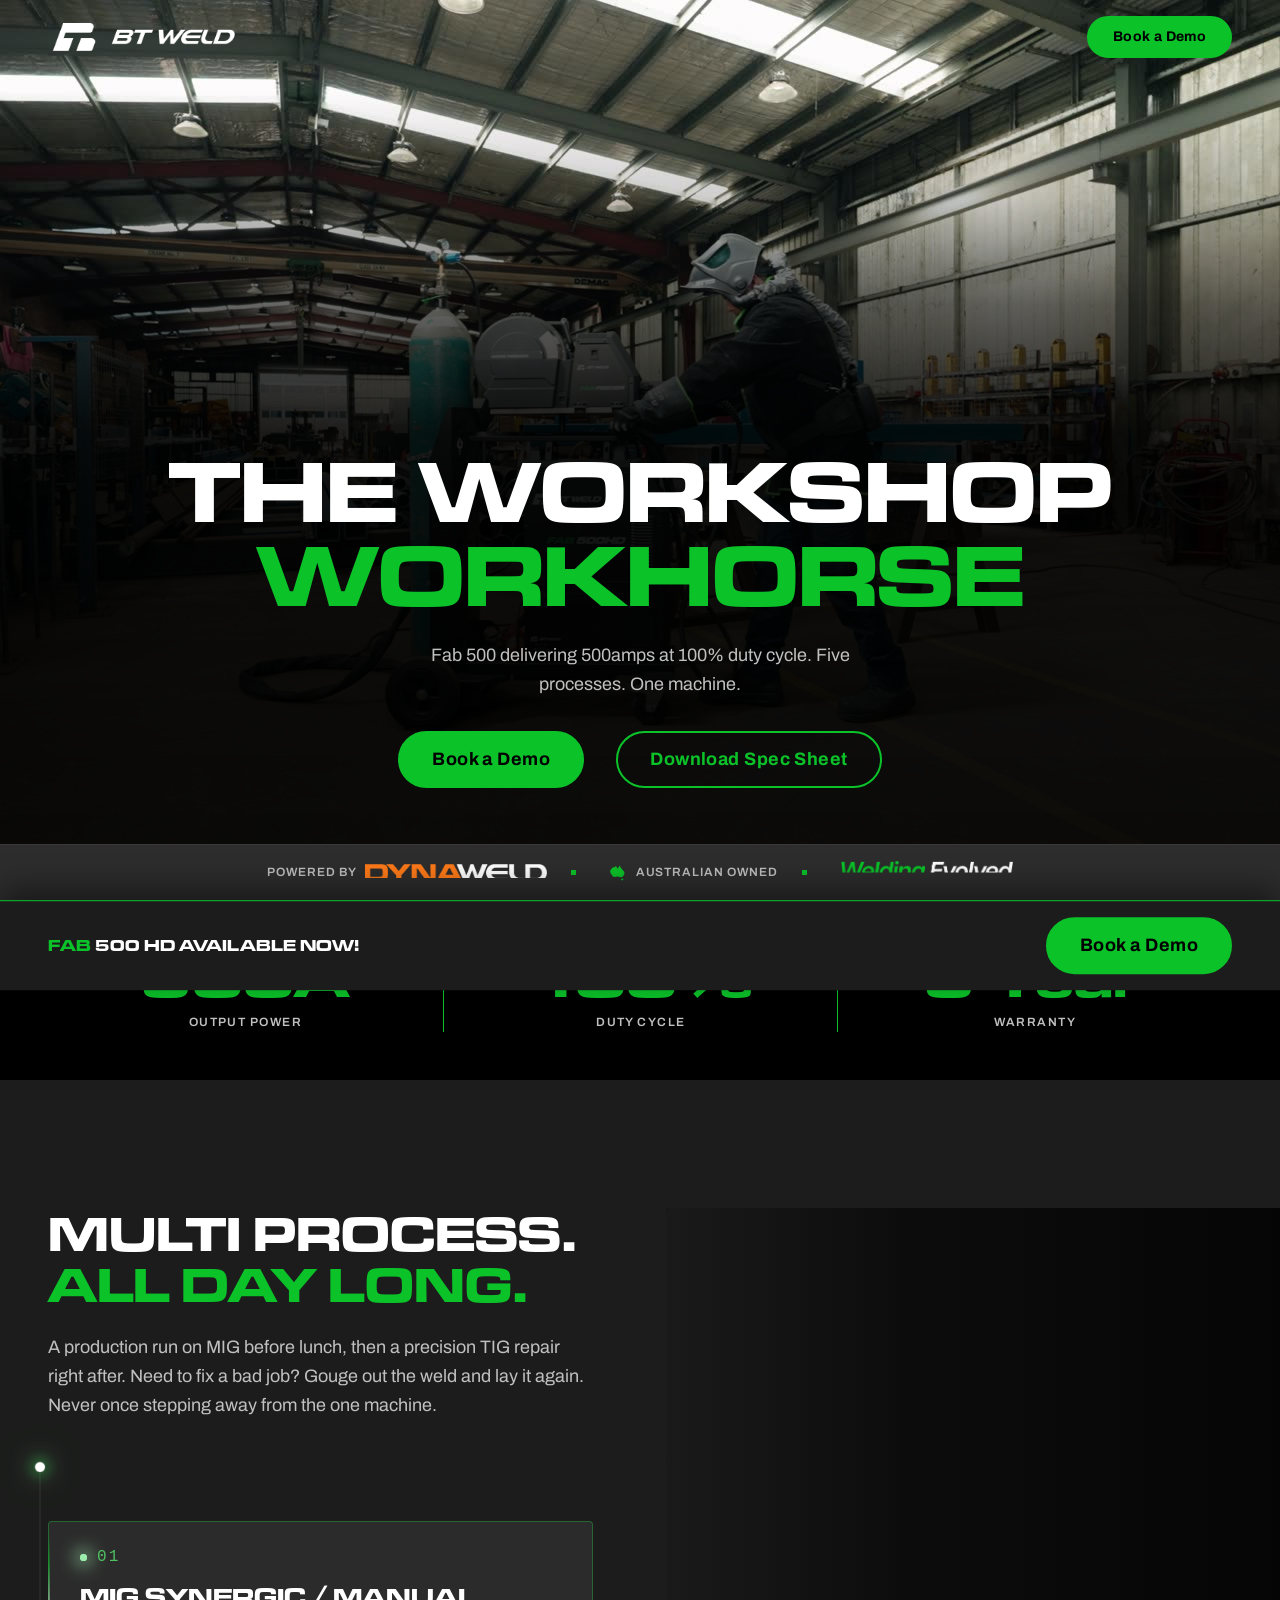
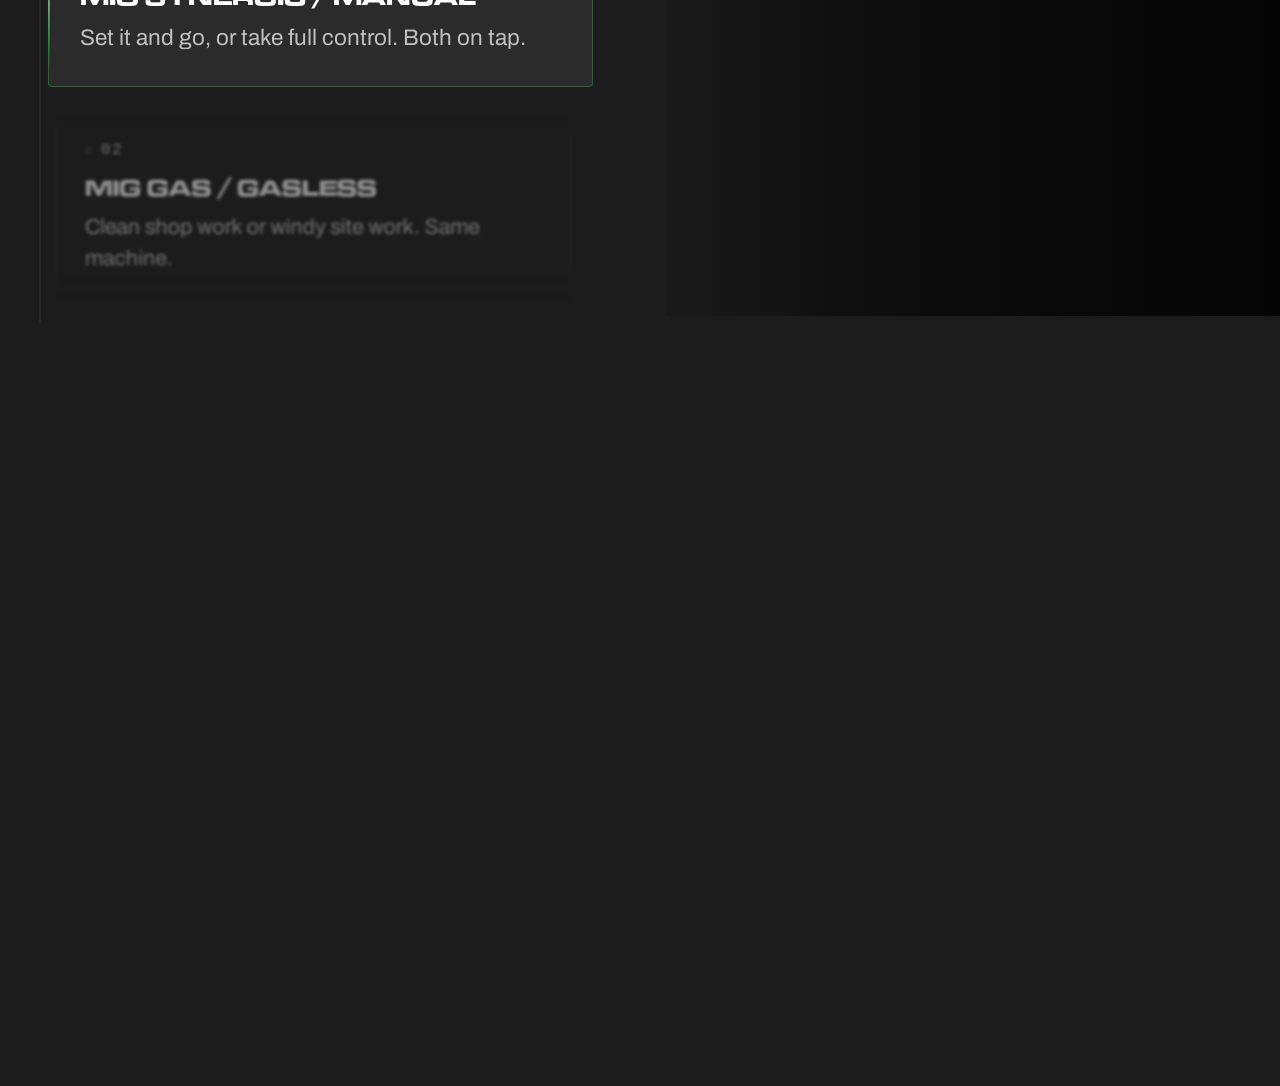
<file: index.html>
<!doctype html>
<html lang="en">
<head>
<meta charset="utf-8">
<title>FAB500HD</title>
<meta http-equiv="refresh" content="0; url=mockup/">
<link rel="canonical" href="mockup/">
</head>
<body><p><a href="mockup/">View the FAB500HD landing page</a></p></body>
</html>
</file>
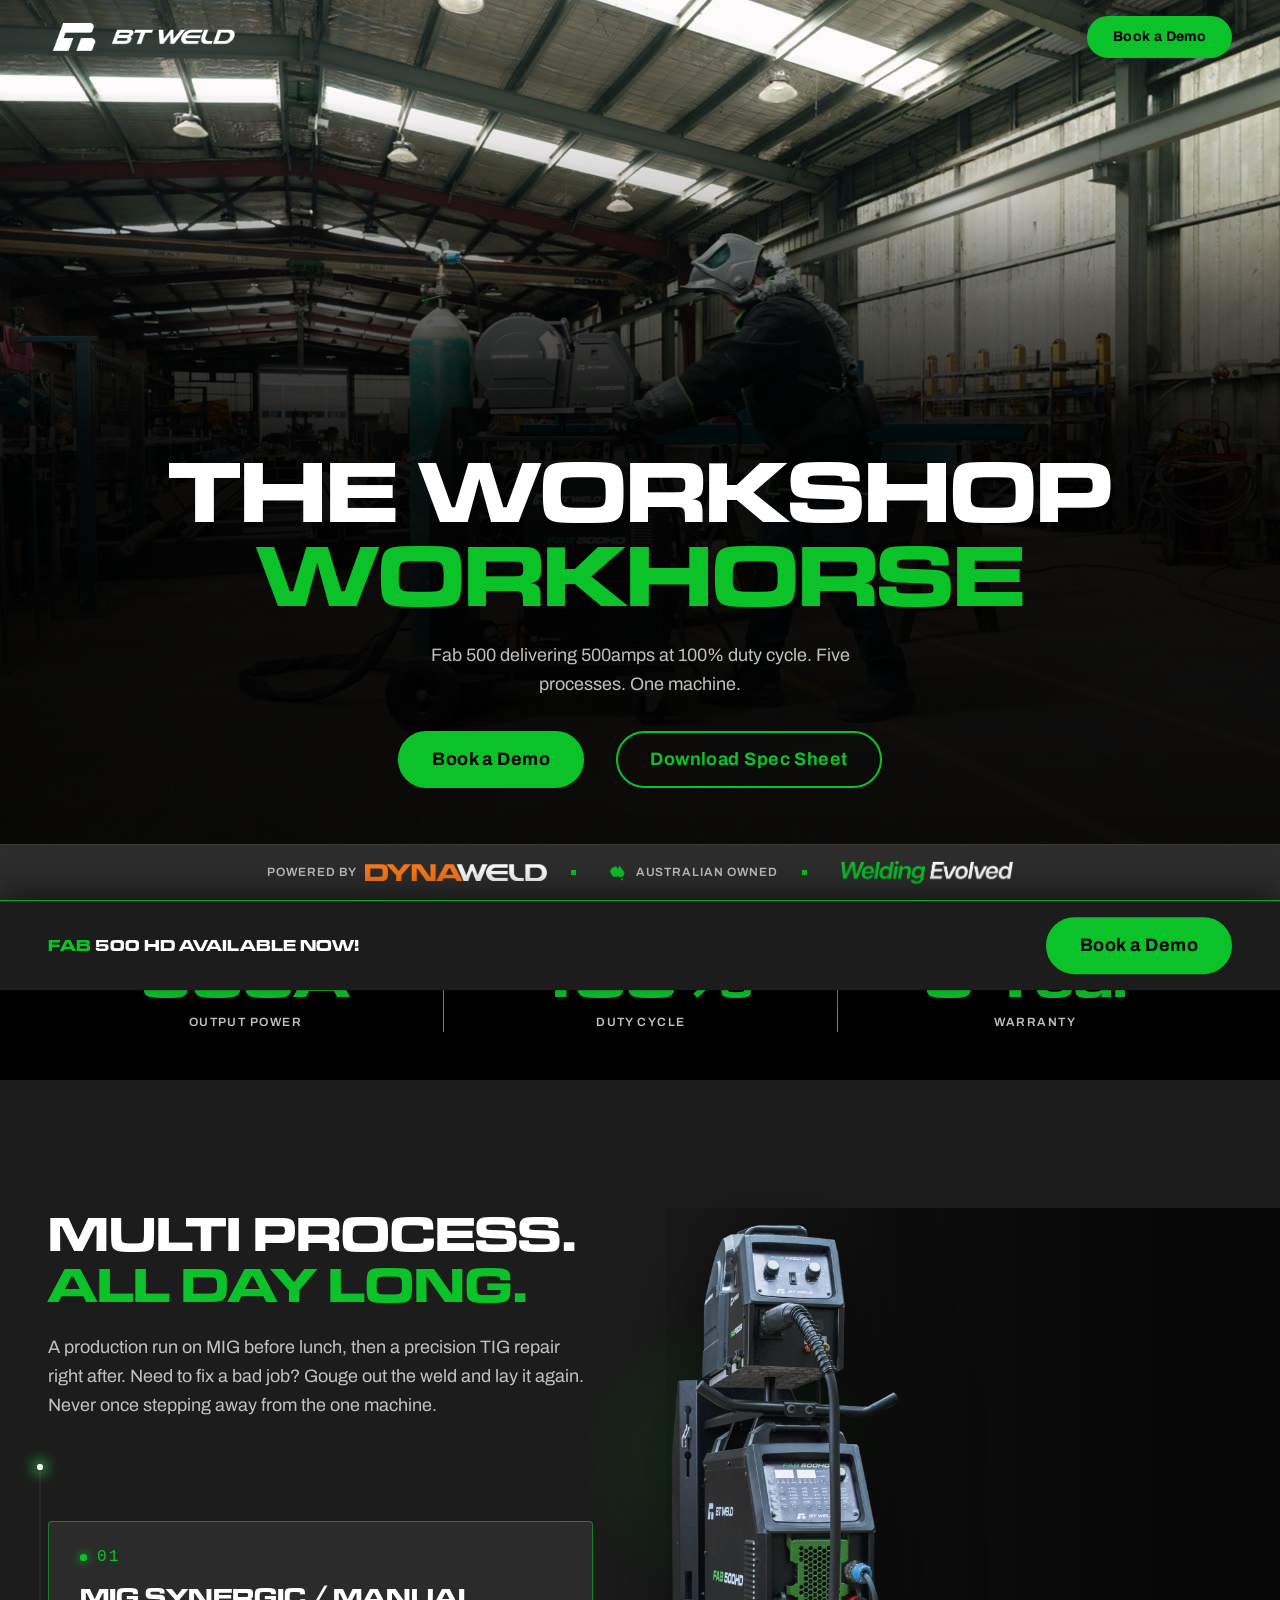
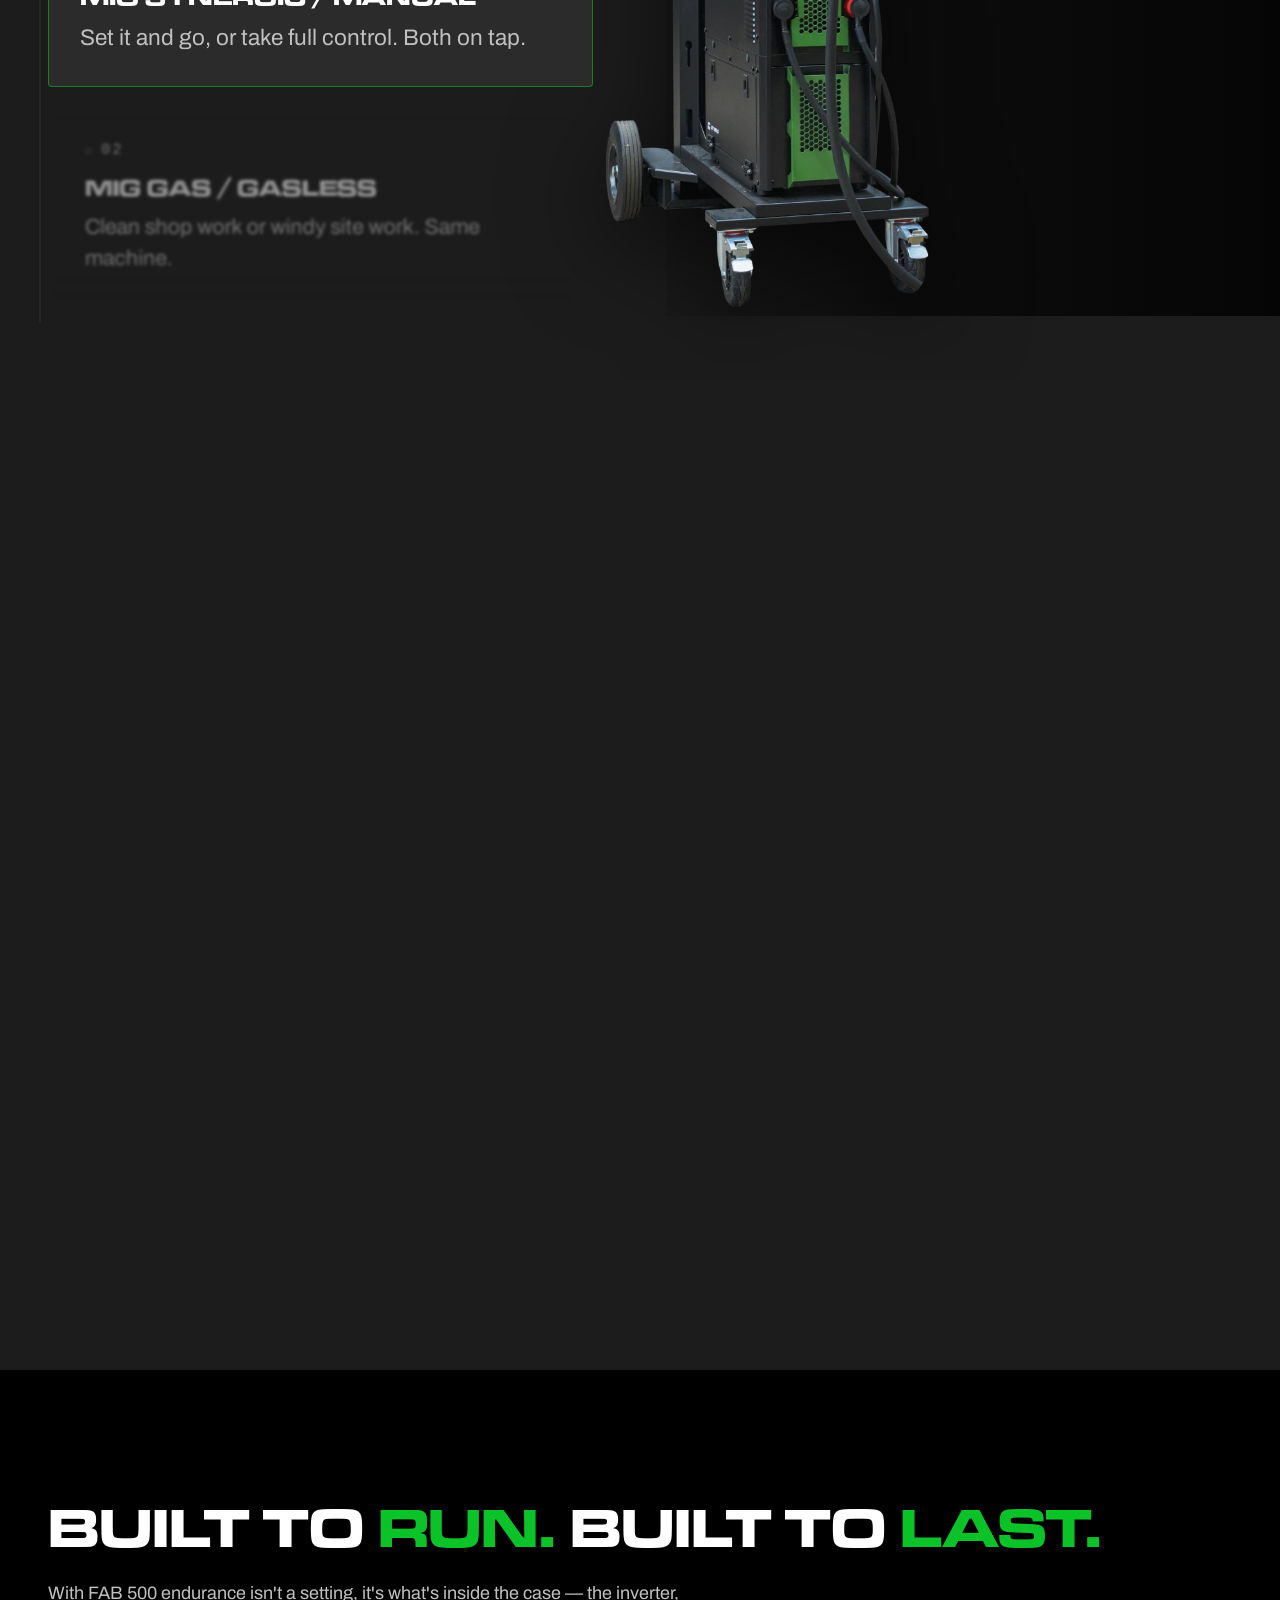
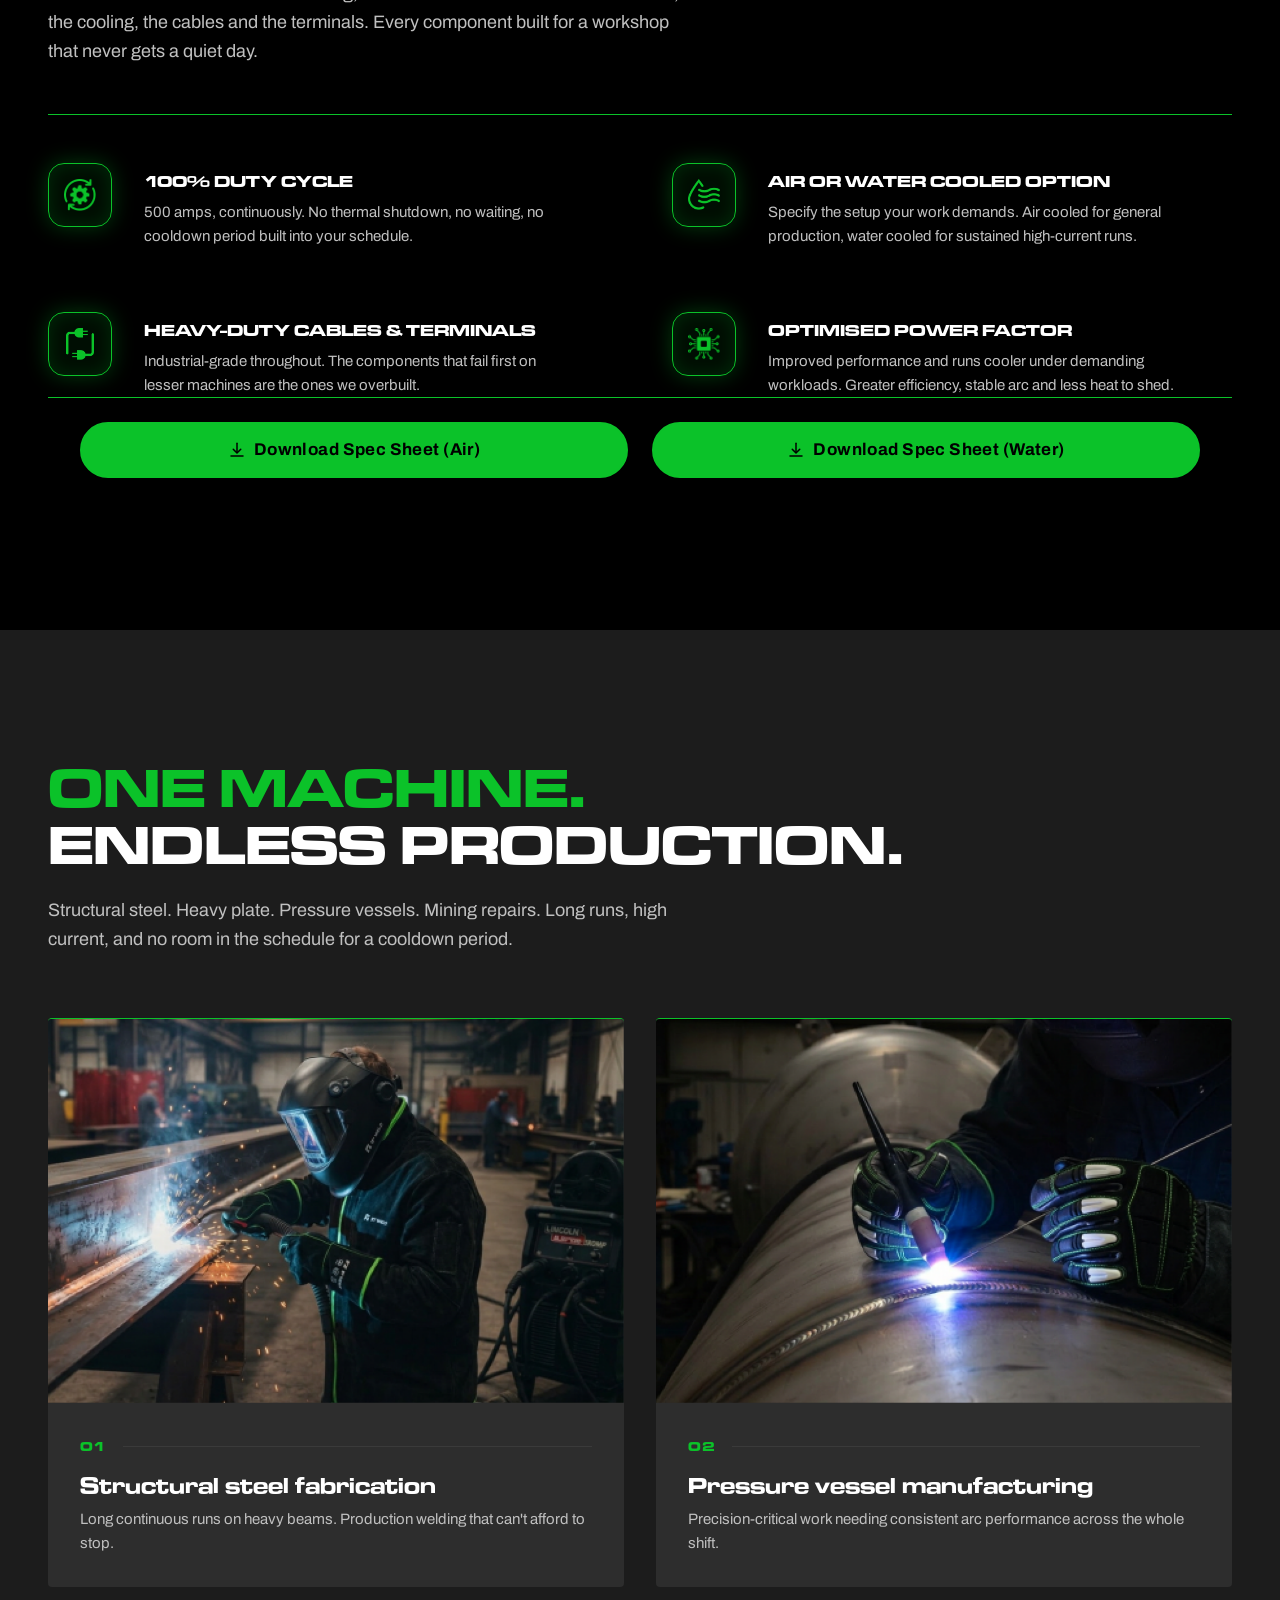
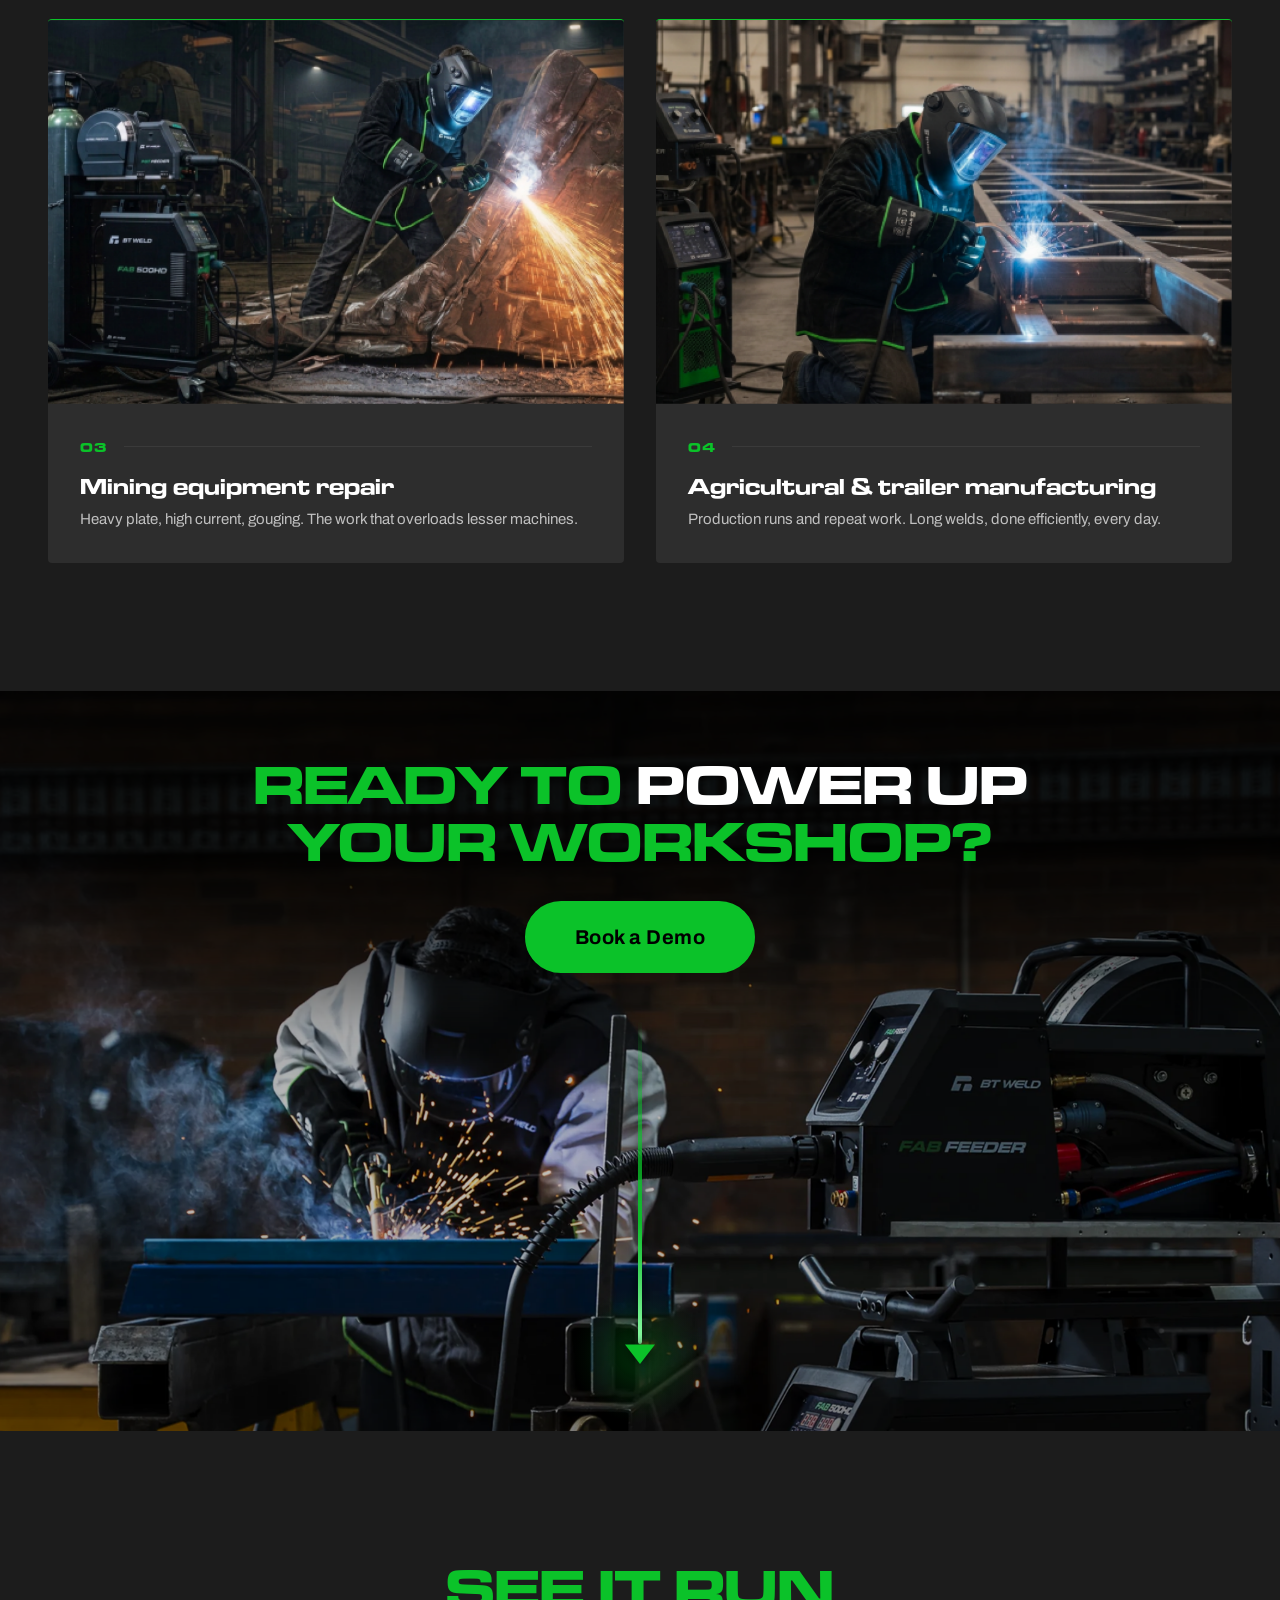
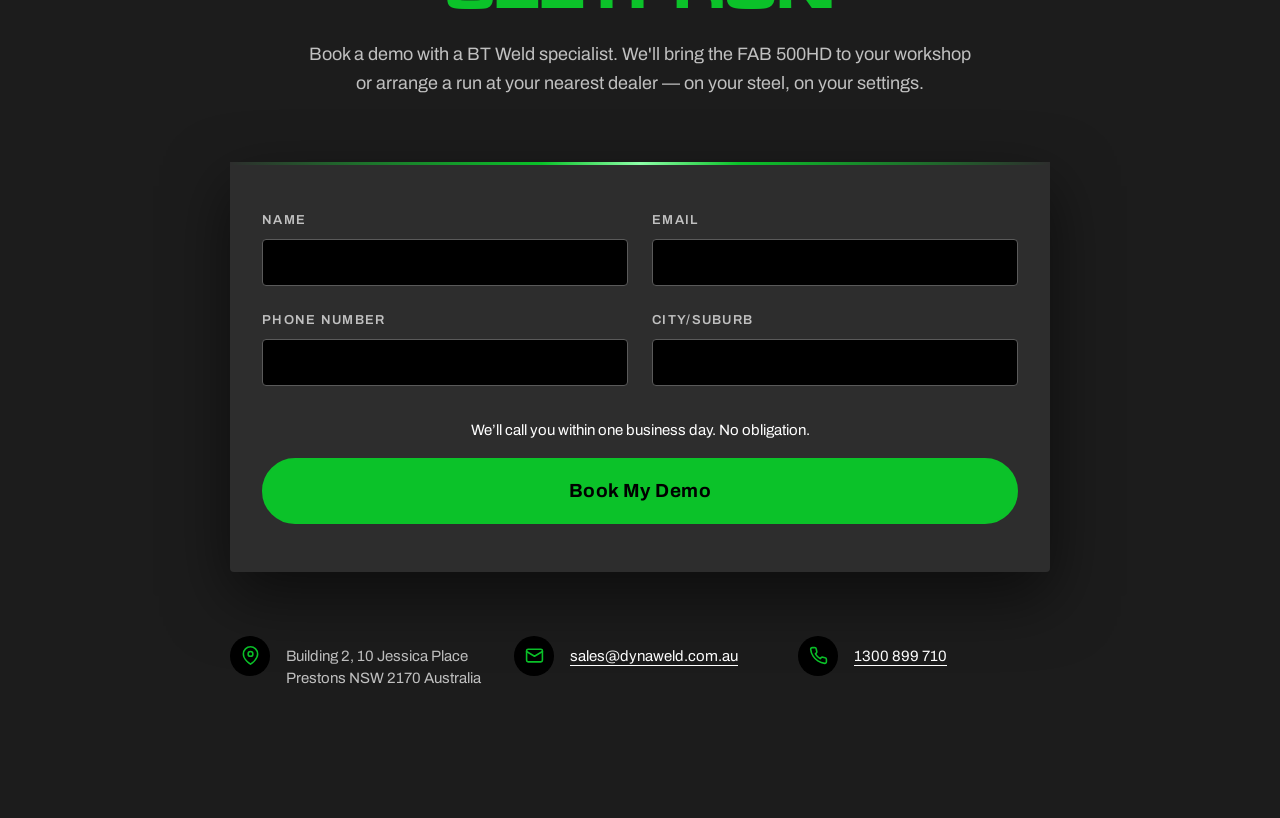
<file: mockup/index.html>
<!doctype html>
<html lang="en-AU">
<head>
<meta charset="utf-8">
<meta name="viewport" content="width=device-width, initial-scale=1">
<title>FAB 500HD Industrial MIG Welder | 500A, 100% Duty Cycle | BT Weld</title>
<meta name="description" content="The FAB 500HD delivers 500A at 100% duty cycle across MIG, TIG, Stick and gouging. Air or water cooled. 5-year warranty. Book a demo.">
<link rel="preconnect" href="https://fonts.googleapis.com">
<link rel="preconnect" href="https://fonts.gstatic.com" crossorigin>
<link rel="preload" as="font" type="font/otf" href="assets/fonts/MicrogrammaD-BoldExte.otf" crossorigin>
<link href="https://fonts.googleapis.com/css2?family=Archivo:wght@400;500;600;700&display=swap" rel="stylesheet">
<link rel="stylesheet" href="assets/css/fab500hd.css">
<script>document.documentElement.classList.add('js');</script>
<script type="application/ld+json">
{
  "@context": "https://schema.org",
  "@type": "Product",
  "name": "BT Weld FAB 500HD",
  "description": "Industrial multi-process welder. 500A at 100% duty cycle across MIG, TIG, Stick and gouging.",
  "brand": { "@type": "Brand", "name": "BT Weld" },
  "model": [
    { "@type": "ProductModel", "name": "FAB 500HD AIR", "sku": "659500" },
    { "@type": "ProductModel", "name": "FAB 500HD WATER", "sku": "659510" }
  ],
  "hasMerchantReturnPolicy": null,
  "additionalProperty": [
    { "@type": "PropertyValue", "name": "Duty cycle", "value": "100% @ 500A" },
    { "@type": "PropertyValue", "name": "Current range", "value": "30-500A" },
    { "@type": "PropertyValue", "name": "Max plate", "value": "30mm" },
    { "@type": "PropertyValue", "name": "Ingress protection", "value": "IP21S" },
    { "@type": "PropertyValue", "name": "Warranty", "value": "5 years" }
  ]
}
</script>
</head>
<body>
<!--
  THESIS: The category standard for an industrial machine page, played straight and
  built to Dyson/Caterpillar finish. It refuses the dealt alternative worlds and the
  smuggled-motif compromise: convention is the commitment, not the fallback.
  OWN-WORLD: Black ground, charcoal cards, one green (#0bc229, the BT Weld design
  system's brand green) carrying every action and rule. Microgramma Bold Extended
  uppercase for all display, Archivo for text, mono reserved for part numbers and
  filenames. 4px cards, pill buttons per the design system.
  Arc orange exists only inside photography.
  STORY: A fabricator sees a 500A machine that will not derate, reads the four figures
  that prove it, understands the five processes and the engineering behind the duty
  cycle, picks air or water, and books a demo on their own steel.
  FIRST VIEWPORT: Full-bleed arc footage under a 55% scrim, masthead reduced to logo
  and phone, headline struck across two lines at fit-computed scale, subhead, green
  primary and a quiet underlined brochure link, trust strip pinned to the band's base.
  FORM: canon — the standing exit, taken deliberately over the dealt direction
  (Mill Certificate) and the pick (Rating Plate). Seed key 51933d16.
  FINISH: unreviewed and undocumented is unfinished; this build ends with the finish
  review, the verdict, DESIGN.md, and every shipping raster carrying its provenance.
-->

<a class="bt-skip" href="#book-demo">Skip to demo booking</a>
<header class="bt-masthead">
  <div class="bt-masthead__inner">
    <a class="bt-logo" href="/" aria-label="BT Weld — home">
      <img src="assets/fab500hd/main-logo.png" alt="BT Weld" width="500" height="74" decoding="async">
    </a>
    <a class="bt-btn bt-masthead__cta" href="#book-demo" data-cta>Book a Demo</a>
  </div>
</header>

<main>

<!-- ============ 1 — HERO ============ -->
<section class="bt-hero" aria-labelledby="hero-h">
  <div class="bt-hero__media">
    <video class="bt-hero__video"
           autoplay muted loop playsinline preload="metadata"
           poster="assets/fab500hd/hero-poster.jpg"
           aria-label="FAB 500HD welding in a fabrication workshop">
      <source src="assets/fab500hd/hero-clip.mp4" type="video/mp4">
    </video>
  </div>
  <div class="bt-hero__scrim"></div>

  <div class="bt-hero__inner">
    <div class="bt-wrap">
      <div class="bt-hero__copy">
        <h1 class="bt-display" id="hero-h">The Workshop<br><span class="bt-accent">Workhorse</span></h1>
        <p class="bt-hero__sub">Fab 500 delivering 500amps at 100% duty cycle. Five processes. One machine.</p>
        <div class="bt-hero__actions">
          <a class="bt-btn" href="#book-demo" data-cta>Book a Demo</a>
          <a class="bt-btn bt-btn--ghost" href="assets/fab500hd/fab500hd-spec-sheet.pdf" target="_blank" rel="noopener">Download Spec Sheet</a>
        </div>
      </div>
    </div>
  </div>

  <div class="bt-trust">
    <ul class="bt-trust__list">
      <li class="bt-trust__item">
        <span class="bt-trust__pre">Powered by</span>
        <img class="bt-trust__logo bt-trust__logo--dyna" src="assets/fab500hd/dynaweld-logo.png" alt="Dynaweld" width="460" height="43" loading="lazy" decoding="async">
      </li>
      <li class="bt-trust__item">
        <svg class="bt-trust__icon" viewBox="0 0 32 28" aria-hidden="true" focusable="false">
          <path d="M5.2 7.4 7.5 5.2 10.5 4.6 12.8 2.8 14.2 5.0 15.8 7.2 17.2 4.2 18.6 1.8 20.2 5.0 22.5 8.0 25.6 11.4 26.4 14.8 24.8 18.2 22.6 20.4 19.4 20.8 16.2 19.4 12.4 19.8 9.0 20.2 6.4 17.6 4.0 13.8 3.4 10.2Z"/>
          <ellipse cx="22.7" cy="24.3" rx="1.7" ry="1.35"/>
        </svg>
        Australian Owned
      </li>
      <li class="bt-trust__item">
        <img class="bt-trust__logo bt-trust__logo--we" src="assets/fab500hd/welding-evolved-logo.png" alt="Welding Evolved" width="363" height="48" loading="lazy" decoding="async">
      </li>
    </ul>
  </div>
</section>

<!-- ============ 2 — PROOF BAR ============ -->
<section class="bt-proof" aria-label="Key specifications">
  <div class="bt-wrap">
    <div class="bt-proof__grid">
      <div class="bt-proof__cell"><p class="bt-figure">500A</p><p class="bt-label">Output Power</p></div>
      <div class="bt-proof__cell"><p class="bt-figure">100%</p><p class="bt-label">Duty Cycle</p></div>
      <div class="bt-proof__cell"><p class="bt-figure">5 Year</p><p class="bt-label">Warranty</p></div>
    </div>
  </div>
</section>

<!-- ============ 3 — MULTI-PROCESS ============ -->
<section class="bt-mp" data-mp aria-labelledby="proc-h">
  <div class="bt-mp__pin" data-mp-pin>
    <div class="bt-mp__stage" aria-hidden="true">
      <div class="bt-mp__video">
        <video class="bt-mp__vid" autoplay muted loop playsinline preload="none">
          <source src="assets/fab500hd/process-clip.mp4" type="video/mp4">
        </video>
        <span class="bt-mp__vscrim"></span>
      </div>
      <span class="bt-mp__glow" aria-hidden="true"></span>
      <div class="bt-mp__layer">
        <img class="bt-mp__product" src="assets/fab500hd/fab500hd-product.webp"
             alt="" width="543" height="1105" loading="lazy" decoding="async">
      </div>
    </div>

    <div class="bt-sparks" data-sparks aria-hidden="true">
      <span class="bt-spark"></span><span class="bt-spark"></span>
      <span class="bt-spark"></span><span class="bt-spark"></span>
    </div>

    <div class="bt-wrap bt-mp__inner">
      <div class="bt-mp__copy">
        <h2 class="bt-h2" id="proc-h">Multi Process.<br><span class="bt-accent">All Day Long.</span></h2>
        <p class="bt-body bt-mp__body">A production run on MIG before lunch, then a precision TIG repair right after. Need to fix a bad job? Gouge out the weld and lay it again. Never once stepping away from the one machine.</p>

        <div class="bt-rail" data-rail>
          <svg class="bt-seam" data-seam aria-hidden="true" focusable="false"
               viewBox="0 0 20 456" preserveAspectRatio="none">
            <defs>
              <filter id="btArcTurb" x="-120%" y="-4%" width="340%" height="108%"
                      filterUnits="objectBoundingBox" color-interpolation-filters="sRGB">
                <feTurbulence type="fractalNoise" baseFrequency="0.035 0.62" numOctaves="2" seed="7" result="n">
                  <animate attributeName="baseFrequency" dur="2.9s" repeatCount="indefinite"
                           values="0.035 0.62; 0.052 0.78; 0.03 0.55; 0.035 0.62"/>
                </feTurbulence>
                <feDisplacementMap in="SourceGraphic" in2="n" scale="3.4"
                                   xChannelSelector="R" yChannelSelector="G"/>
              </filter>
              <linearGradient id="btBeadHeat" data-bead-heat gradientUnits="userSpaceOnUse"
                              x1="10" y1="-220" x2="10" y2="0">
                <stop offset="0"    stop-color="#14301a"/>
                <stop offset="0.45" stop-color="#0bc229"/>
                <stop offset="0.82" stop-color="#8dffa8"/>
                <stop offset="1"    stop-color="#ffffff"/>
              </linearGradient>
              <clipPath id="btBeadClip"><rect data-bead-clip x="0" y="0" width="20" height="0"/></clipPath>
            </defs>

            <line class="bt-seam__track" x1="10" y1="0" x2="10" y2="456"/>

            <g clip-path="url(#btBeadClip)" filter="url(#btArcTurb)">
              <line class="bt-seam__bead" x1="10" y1="0" x2="10" y2="456"/>
            </g>

            <line class="bt-seam__flare" data-seam-flare x1="10" y1="0" x2="10" y2="456"/>

            <g data-seam-head class="bt-seam__headg">
              <circle class="bt-seam__halo" cx="10" cy="0" r="11"/>
              <circle class="bt-seam__core" cx="10" cy="0" r="3.1"/>
            </g>
          </svg>

          <div class="bt-rail__viewport" data-rail-viewport role="group" aria-label="Welding processes">
            <div class="bt-rail__list" data-rail-list>
            <article class="bt-rail__card" data-rail-card>
              <span class="bt-rail__idx"><i class="bt-rail__led" aria-hidden="true"></i>01</span>
              <h3 class="bt-rail__name">MIG Synergic / Manual</h3>
              <p class="bt-rail__cap">Set it and go, or take full control. Both on tap.</p>
            </article>
            <article class="bt-rail__card" data-rail-card>
              <span class="bt-rail__idx"><i class="bt-rail__led" aria-hidden="true"></i>02</span>
              <h3 class="bt-rail__name">MIG Gas / Gasless</h3>
              <p class="bt-rail__cap">Clean shop work or windy site work. Same machine.</p>
            </article>
            <article class="bt-rail__card" data-rail-card>
              <span class="bt-rail__idx"><i class="bt-rail__led" aria-hidden="true"></i>03</span>
              <h3 class="bt-rail__name">DC TIG (Scratch Start)</h3>
              <p class="bt-rail__cap">Clean, controlled starts for precision-critical joints.</p>
            </article>
            <article class="bt-rail__card" data-rail-card>
              <span class="bt-rail__idx"><i class="bt-rail__led" aria-hidden="true"></i>04</span>
              <h3 class="bt-rail__name">Stick (MMA)</h3>
              <p class="bt-rail__cap">Heavy electrodes, hard positions, site conditions.</p>
            </article>
            <article class="bt-rail__card" data-rail-card>
              <span class="bt-rail__idx"><i class="bt-rail__led" aria-hidden="true"></i>05</span>
              <h3 class="bt-rail__name">Gouging</h3>
              <p class="bt-rail__cap">Cut it back and reweld it. No second machine.</p>
            </article>
            <article class="bt-rail__card bt-rail__card--cta" data-rail-card>
              <span class="bt-cta__heat" aria-hidden="true"></span>
              <svg class="bt-cta__mark" viewBox="0 24 16 34" aria-hidden="true" focusable="false">
                <defs>
                  <linearGradient id="btCtaDrop" x1="8" y1="24" x2="8" y2="38" gradientUnits="userSpaceOnUse">
                    <stop offset="0" stop-color="#0bc229" stop-opacity="0"/>
                    <stop offset="0.55" stop-color="#0bc229"/>
                    <stop offset="1" stop-color="#8dffa8"/>
                  </linearGradient>
                </defs>
                <line class="bt-cta__drop" x1="8" y1="24" x2="8" y2="38"/>
                <circle class="bt-cta__pool" cx="8" cy="47" r="6.4"/>
                <circle class="bt-cta__core" cx="8" cy="47" r="2.6"/>
              </svg>
              <p class="bt-rail__lead">See how Fab 500 runs today</p>
              <span class="bt-cta__spill" aria-hidden="true"></span>
              <a class="bt-btn" href="#book-demo" data-cta>Book a Demo</a>
            </article>
            </div>
          </div>

          <div class="bt-seam-h" data-seam-h aria-hidden="true">
            <span class="bt-seam-h__bead"></span>
            <span class="bt-seam-h__head"></span>
          </div>
        </div>
      </div>
    </div>
  </div>
</section>

<!-- ============ 4 — ENGINEERING ============ -->
<section class="bt-section" aria-labelledby="eng-h">
  <div class="bt-wrap bt-fit">
    <div class="bt-reveal bt-fit">
      <h2 class="bt-h2" id="eng-h">Built to <span class="bt-accent">Run.</span> Built to <span class="bt-accent">Last.</span></h2>
      <p class="bt-body" style="margin-top: 24px; color: var(--bt-silver)">With FAB 500 endurance isn't a setting, it's what's inside the case &mdash; the inverter, the cooling, the cables and the terminals. Every component built for a workshop that never gets a quiet day.</p>
    </div>

    <div class="bt-feats">
      <article class="bt-feat">
        <span class="bt-feat__icon" aria-hidden="true"><img src="assets/fab500hd/icons/duty-cycle.png" alt="" width="65" height="65" loading="lazy" decoding="async"></span>
        <h3 class="bt-feat__k">100% Duty Cycle</h3>
        <p class="bt-feat__d">500 amps, continuously. No thermal shutdown, no waiting, no cooldown period built into your schedule.</p>
      </article>
      <article class="bt-feat">
        <span class="bt-feat__icon" aria-hidden="true"><img src="assets/fab500hd/icons/cooling.png" alt="" width="56" height="53" loading="lazy" decoding="async"></span>
        <h3 class="bt-feat__k">Air or Water Cooled Option</h3>
        <p class="bt-feat__d">Specify the setup your work demands. Air cooled for general production, water cooled for sustained high-current runs.</p>
      </article>
      <article class="bt-feat">
        <span class="bt-feat__icon" aria-hidden="true"><img src="assets/fab500hd/icons/cables.png" alt="" width="52" height="61" loading="lazy" decoding="async"></span>
        <h3 class="bt-feat__k">Heavy-Duty Cables &amp; Terminals</h3>
        <p class="bt-feat__d">Industrial-grade throughout. The components that fail first on lesser machines are the ones we overbuilt.</p>
      </article>
      <article class="bt-feat">
        <span class="bt-feat__icon" aria-hidden="true"><img src="assets/fab500hd/icons/power-factor.png" alt="" width="68" height="68" loading="lazy" decoding="async"></span>
        <h3 class="bt-feat__k">Optimised Power Factor</h3>
        <p class="bt-feat__d">Improved performance and runs cooler under demanding workloads. Greater efficiency, stable arc and less heat to shed.</p>
      </article>
    </div>

    <div class="bt-plate__dls bt-reveal">
        <a class="bt-btn bt-btn--block" href="assets/fab500hd/fab500hd-air-spec-sheet.pdf" target="_blank" rel="noopener">
          <svg class="bt-btn__i" viewBox="0 0 24 24" fill="none" stroke="currentColor" stroke-width="2" stroke-linecap="round" stroke-linejoin="round" aria-hidden="true">
            <path d="M12 3v12"/><path d="m7 11 5 5 5-5"/><path d="M4 20h16"/>
          </svg>
          Download Spec Sheet (Air)
        </a>
        <a class="bt-btn bt-btn--block" href="assets/fab500hd/fab500hd-water-spec-sheet.pdf" target="_blank" rel="noopener">
          <svg class="bt-btn__i" viewBox="0 0 24 24" fill="none" stroke="currentColor" stroke-width="2" stroke-linecap="round" stroke-linejoin="round" aria-hidden="true">
            <path d="M12 3v12"/><path d="m7 11 5 5 5-5"/><path d="M4 20h16"/>
          </svg>
          Download Spec Sheet (Water)
        </a>
    </div>
  </div>
</section>

<!-- ============ 5 — APPLICATIONS ============ -->
<section class="bt-section bt-section--dark" aria-labelledby="app-h">
  <div class="bt-wrap bt-fit">
    <div class="bt-reveal bt-fit">
      <h2 class="bt-h2" id="app-h"><span class="bt-accent">One Machine.</span><br>Endless Production.</h2>
      <p class="bt-body" style="margin-top: 24px; color: var(--bt-silver)">Structural steel. Heavy plate. Pressure vessels. Mining repairs. Long runs, high current, and no room in the schedule for a cooldown period.</p>
    </div>

    <div class="bt-apps">
      <article class="bt-app">
        <img class="bt-app__img" src="assets/fab500hd/steel-fabrication.png" alt="Welder running a long seam along a structural steel beam" width="915" height="610" loading="lazy" decoding="async">
        <div class="bt-app__body"><span class="bt-app__num">01</span><h3 class="bt-card-h">Structural steel fabrication</h3><p class="bt-app__cap">Long continuous runs on heavy beams. Production welding that can't afford to stop.</p></div>
      </article>
      <article class="bt-app">
        <img class="bt-app__img" src="assets/fab500hd/pressure-vessel.png" alt="TIG welding a circumferential seam on a pressure vessel" width="915" height="610" loading="lazy" decoding="async">
        <div class="bt-app__body"><span class="bt-app__num">02</span><h3 class="bt-card-h">Pressure vessel manufacturing</h3><p class="bt-app__cap">Precision-critical work needing consistent arc performance across the whole shift.</p></div>
      </article>
      <article class="bt-app">
        <img class="bt-app__img" src="assets/fab500hd/mining.png" alt="Welder repairing heavy mining plate beside a FAB 500HD and its wire feeder" width="915" height="610" loading="lazy" decoding="async">
        <div class="bt-app__body"><span class="bt-app__num">03</span><h3 class="bt-card-h">Mining equipment repair</h3><p class="bt-app__cap">Heavy plate, high current, gouging. The work that overloads lesser machines.</p></div>
      </article>
      <article class="bt-app">
        <img class="bt-app__img" src="assets/fab500hd/agricultural.png" alt="Welder working along a fabricated trailer chassis frame" width="915" height="610" loading="lazy" decoding="async">
        <div class="bt-app__body"><span class="bt-app__num">04</span><h3 class="bt-card-h">Agricultural &amp; trailer manufacturing</h3><p class="bt-app__cap">Production runs and repeat work. Long welds, done efficiently, every day.</p></div>
      </article>
    </div>

    <div class="bt-dots" data-dots>
      <button class="bt-dot" type="button" aria-current="true"><span class="bt-dot__label">Structural steel fabrication</span></button>
      <button class="bt-dot" type="button"><span class="bt-dot__label">Pressure vessel manufacturing</span></button>
      <button class="bt-dot" type="button"><span class="bt-dot__label">Mining equipment repair</span></button>
      <button class="bt-dot" type="button"><span class="bt-dot__label">Agricultural &amp; trailer manufacturing</span></button>
    </div>
  </div>

</section>

<!-- ============ 6 — POWER UP ============ -->
<!-- Promoted out of section 5: it now carries its own heading and control,
     so it is a landmark in its own right rather than a caption band. It sits
     directly above #book-demo, which is what the arrow points at. -->
<section class="bt-powerup" aria-labelledby="powerup-h" data-powerup>
  <div class="bt-powerup__media" aria-hidden="true">
    <img class="bt-powerup__img" src="assets/fab500hd/welder-background-image.webp"
         alt="" width="2200" height="1874" loading="lazy" decoding="async" data-parallax>
  </div>
  <div class="bt-powerup__scrim" aria-hidden="true"></div>

  <div class="bt-wrap bt-powerup__inner">
    <h2 class="bt-h2 bt-powerup__h" id="powerup-h"><span class="bt-accent">Ready to</span> Power Up<br><span class="bt-accent">Your Workshop?</span></h2>
    <a class="bt-btn bt-powerup__btn" href="#book-demo" data-cta>Book a Demo</a>

    <a class="bt-powerup__arrow" href="#book-demo" aria-label="Go to the demo booking form">
      <span class="bt-powerup__glow" aria-hidden="true"></span>
      <span class="bt-arrow__seam" aria-hidden="true"><span class="bt-arrow__charge"></span></span>
      <svg class="bt-arrow__head" viewBox="0 0 34 24" aria-hidden="true" focusable="false">
        <path d="M2 1.5 17 21 32 1.5Z"/>
      </svg>
    </a>
  </div>
</section>

<!-- ============ 7 — DEMO BOOKING ============ -->
<section class="bt-demo" id="book-demo" aria-labelledby="demo-h">
  </div>

  <div class="bt-wrap bt-fit">
    <div class="bt-demo__grid">
      <div class="bt-demo__copy">
        <h2 class="bt-h2 bt-accent" id="demo-h">See It Run</h2>
        <p class="bt-body">Book a demo with a BT Weld specialist. We'll bring the FAB 500HD to your workshop or arrange a run at your nearest dealer — on your steel, on your settings.</p>
      </div>

      <div class="bt-panel" id="form-panel">
        <form id="demo-form" novalidate>
          <div class="bt-fieldrow">
            <div class="bt-field">
              <label class="bt-field__label" for="f-name">Name</label>
              <input class="bt-input" id="f-name" name="name" type="text" autocomplete="name" required>
              <p class="bt-field__err"><b>Required</b> &mdash; enter your name.</p>
            </div>
            <div class="bt-field">
              <label class="bt-field__label" for="f-email">Email</label>
              <input class="bt-input" id="f-email" name="email" type="email" autocomplete="email" inputmode="email" required>
              <p class="bt-field__err"><b>Check this</b> &mdash; enter a valid email address.</p>
            </div>
          </div>

          <div class="bt-fieldrow">
            <div class="bt-field">
              <label class="bt-field__label" for="f-phone">Phone Number</label>
              <input class="bt-input" id="f-phone" name="phone" type="tel" autocomplete="tel" required>
              <p class="bt-field__err"><b>Check this</b> &mdash; enter a valid phone number.</p>
            </div>
            <div class="bt-field">
              <label class="bt-field__label" for="f-city">City/Suburb</label>
              <input class="bt-input" id="f-city" name="city" type="text" autocomplete="address-level2" required>
              <p class="bt-field__err"><b>Required</b> &mdash; enter your city or suburb.</p>
            </div>
          </div>


          <div class="bt-hp" aria-hidden="true">
            <label for="f-hp">Leave this field empty</label>
            <input id="f-hp" name="hp_url" type="text" tabindex="-1" autocomplete="off">
          </div>

          <div class="bt-panel__submit">
            <p class="bt-panel__promise">We’ll call you within one business day. No obligation.</p>
            <button class="bt-btn bt-btn--block" type="submit">Book My Demo</button>
          </div>
        </form>
      </div>

      <address class="bt-contact">
        <div class="bt-contact__item">
          <span class="bt-contact__badge" aria-hidden="true">
            <svg viewBox="0 0 24 24" fill="none" stroke="currentColor" stroke-width="2" stroke-linecap="round" stroke-linejoin="round">
              <path d="M21 10c0 7-9 13-9 13s-9-6-9-13a9 9 0 0 1 18 0z"/>
              <circle cx="12" cy="10" r="3"/>
            </svg>
          </span>
          <span class="bt-contact__text">Building 2, 10 Jessica Place Prestons NSW 2170 Australia</span>
        </div>

        <div class="bt-contact__item">
          <span class="bt-contact__badge" aria-hidden="true">
            <svg viewBox="0 0 24 24" fill="none" stroke="currentColor" stroke-width="2" stroke-linecap="round" stroke-linejoin="round">
              <rect x="2" y="4" width="20" height="16" rx="2"/>
              <path d="m2 7 10 6 10-6"/>
            </svg>
          </span>
          <a class="bt-contact__text" href="mailto:sales@dynaweld.com.au">sales@dynaweld.com.au</a>
        </div>

        <div class="bt-contact__item">
          <span class="bt-contact__badge" aria-hidden="true">
            <svg viewBox="0 0 24 24" fill="none" stroke="currentColor" stroke-width="2" stroke-linecap="round" stroke-linejoin="round">
              <path d="M22 16.92v3a2 2 0 0 1-2.18 2 19.79 19.79 0 0 1-8.63-3.07 19.5 19.5 0 0 1-6-6 19.79 19.79 0 0 1-3.07-8.67A2 2 0 0 1 4.11 2h3a2 2 0 0 1 2 1.72 12.84 12.84 0 0 0 .7 2.81 2 2 0 0 1-.45 2.11L8.09 9.91a16 16 0 0 0 6 6l1.27-1.27a2 2 0 0 1 2.11-.45 12.84 12.84 0 0 0 2.81.7A2 2 0 0 1 22 16.92z"/>
            </svg>
          </span>
          <a class="bt-contact__text" href="tel:1300899710">1300 899 710</a>
        </div>
      </address>
    </div>
  </div>
</section>

</main>

<div class="bt-sticky" id="sticky">
  <div class="bt-sticky__inner">
    <p class="bt-sticky__name"><span class="bt-accent">FAB</span> 500 HD AVAILABLE NOW!</p>
    <a class="bt-btn" href="#book-demo" data-cta>Book a Demo</a>
  </div>
</div>

<script src="assets/js/fab500hd.js"></script>
</body>
</html>
</file>
<file: mockup/assets/css/fab500hd.css>
@charset "UTF-8";
/* =========================================================================
   BT WELD FAB 500HD — landing page
   Ports to the child theme unchanged. Mobile-first. Two breakpoints only.
   ========================================================================= */

@font-face {
  font-family: "Microgramma D";
  src: url("../fonts/MicrogrammaD-BoldExte.otf") format("opentype");
  font-weight: 700;
  font-style: normal;
  font-display: swap;
}

:root {
  /* ---- Palette (pinned by brief) ---------------------------------- */
  --bt-black:          #000000;
  --bt-charcoal-dark:  #1C1C1C;
  --bt-charcoal:       #2D2D2D;
  --bt-green:          #0bc229;   /* design system brand green, overrides the brief's #3E8C3A */
  --bt-silver:         #C0C0C0;
  --bt-white:          #FFFFFF;
  /* Arc orange is imagery-only. Declared for reference; never used in UI. */
  --bt-orange:         #FF6600;

  /* Derived, for states only — no new hues introduced. */
  --bt-green-lift:     #3ad952;   /* brightens on hover — this page is dark */
  --bt-green-press:    #09a423;   /* design system --bt-green-hover, used here as pressed */
  --bt-hairline:       #3A3A3A;

  /* ---- Type -------------------------------------------------------- */
  --bt-font-display: "Microgramma D", "Eurostile", "Arial Black", system-ui, sans-serif;
  --bt-font-body:    "Archivo", system-ui, -apple-system, "Segoe UI", sans-serif;
  --bt-font-mono:    ui-monospace, "SFMono-Regular", "Cascadia Mono", Menlo, monospace;

  /* Fit coefficients measured from the real advance widths of this face.
     H1 binding line "THE WORKSHOP" = 10.74em -> 100/10.74 = 9.31cqw
     H2 binding word "PRODUCTION."  =  9.02em -> 100/9.02  = 11.09cqw  */
  --bt-h1-coeff: 9.00cqw;
  --bt-h2-coeff: 9.10cqw;

  /* ---- Space ------------------------------------------------------- */
  --bt-space-4:   4px;
  --bt-space-8:   8px;
  --bt-space-16: 16px;
  --bt-space-24: 24px;
  --bt-space-32: 32px;
  --bt-space-48: 48px;
  --bt-space-64: 64px;
  --bt-space-96: 96px;
  --bt-space-128: 128px;

  --bt-gutter: var(--bt-space-24);
  --bt-section-y: var(--bt-space-96);
  --bt-max: 1280px;

  /* ---- Radius ------------------------------------------------------ */
  --bt-radius-card: 4px;
  --bt-radius-btn: 50px;         /* design system pill — overrides the brief's 2px */

  /* Must track the rendered bar: 12px pad + 58px button + 12px pad. It only
     reserves space under the mobile layout, and it was 14px short of the real
     height for as long as the bar never actually floated. */
  --bt-sticky-h: 82px;
  /* The fixed masthead, so anchor targets can clear it. Measured, not
     guessed: 16px pad + the ghost button's own height + 16px pad. */
  --bt-header-h: 72px;
}

@media (min-width: 1024px) {
  :root {
    --bt-gutter: var(--bt-space-48);
    --bt-section-y: var(--bt-space-128);
  }
}

/* =========================================================================
   Base
   ========================================================================= */

*, *::before, *::after { box-sizing: border-box; }

html {
  scroll-behavior: smooth;
  -webkit-text-size-adjust: 100%;
  color-scheme: dark;
}

body {
  margin: 0;
  background: var(--bt-black);
  color: var(--bt-white);
  font-family: var(--bt-font-body);
  font-size: 1rem;
  font-weight: 400;
  line-height: 1.6;
  -webkit-font-smoothing: antialiased;
  overflow-x: hidden;
  padding-bottom: calc(var(--bt-sticky-h) + env(safe-area-inset-bottom, 0px));
}

@media (min-width: 768px) {
  body { font-size: 1.125rem; padding-bottom: 0; }
  :root { --bt-header-h: 76px; }
}

img, video, svg { display: block; max-width: 100%; }

/* Browser surfaces — themed, not left to the UA. */
::selection { background: var(--bt-green); color: var(--bt-black); }
input, textarea, select { caret-color: var(--bt-green); }
* { scrollbar-color: var(--bt-charcoal) var(--bt-black); scrollbar-width: thin; }
*::-webkit-scrollbar { width: 10px; height: 10px; }
*::-webkit-scrollbar-track { background: var(--bt-black); }
*::-webkit-scrollbar-thumb { background: var(--bt-charcoal); border-radius: 0; }
*::-webkit-scrollbar-thumb:hover { background: #3c3c3c; }

:where(a, button, input, select, textarea, [tabindex]):focus-visible {
  outline: 2px solid var(--bt-green);
  outline-offset: 2px;
}

a { color: var(--bt-green); text-underline-offset: 0.2em; text-decoration-thickness: 1px; }

/* =========================================================================
   Type
   ========================================================================= */

.bt-display,
.bt-h2,
.bt-card-h {
  font-family: var(--bt-font-display);
  font-weight: 700;              /* the face ships one weight; 800 resolves here */
  text-transform: uppercase;
  letter-spacing: 0;             /* extended face — negative tracking collides counters */
  margin: 0;
}

.bt-fit,
.bt-mp__copy,
.bt-hero__copy,
.bt-split__copy,
.bt-demo__copy { container-type: inline-size; }

.bt-display {
  font-size: min(5.5rem, var(--bt-h1-coeff));
  line-height: 0.96;
}

.bt-h2 {
  font-size: min(3.5rem, var(--bt-h2-coeff));
  line-height: 1.02;
}

.bt-card-h {
  font-size: 1.125rem;
  line-height: 1.15;
  text-transform: none;
}

@media (min-width: 1024px) { .bt-card-h { font-size: 1.375rem; } }

.bt-accent { color: var(--bt-green); }

.bt-eyebrow {
  font-family: var(--bt-font-body);
  font-weight: 600;
  font-size: 0.75rem;
  letter-spacing: 0.12em;
  text-transform: uppercase;
  color: var(--bt-silver);
  margin: 0 0 var(--bt-space-24);
}

.bt-body { max-width: 65ch; margin: 0; }
.bt-body--center { margin-inline: auto; }

.bt-figure {
  font-family: var(--bt-font-display);
  font-weight: 700;
  color: var(--bt-green);
  /* same 3.5rem ceiling as .bt-h2 so the figures sit in the page's title
     scale instead of out-shouting it; 22cqw keeps the widest figure
     ("5 Year", 4.06em) inside its own cell at every column count */
  font-size: min(3.5rem, 22cqw);
  line-height: 1.02;
  white-space: nowrap;
  font-variant-numeric: tabular-nums;
  margin: 0;
}

.bt-label {
  font-family: var(--bt-font-body);
  font-weight: 600;
  font-size: 0.75rem;
  letter-spacing: 0.12em;
  text-transform: uppercase;
  color: var(--bt-silver);
  margin: var(--bt-space-8) 0 0;
}

/* =========================================================================
   Layout
   ========================================================================= */

.bt-wrap {
  width: 100%;
  max-width: var(--bt-max);
  margin-inline: auto;
  padding-inline: var(--bt-gutter);
}

.bt-section { padding-block: var(--bt-section-y); }
.bt-section--dark { background: var(--bt-charcoal-dark); }
.bt-band { padding: 0; }

.bt-skip {
  position: absolute; left: -9999px; top: 0; z-index: 400;
  background: var(--bt-green); color: var(--bt-black);
  padding: var(--bt-space-8) var(--bt-space-16); font-weight: 700;
}
.bt-skip:focus { left: var(--bt-space-8); top: var(--bt-space-8); }

/* =========================================================================
   Buttons
   ========================================================================= */

.bt-btn {
  display: inline-flex;
  align-items: center;
  justify-content: center;
  gap: var(--bt-space-8);
  font-family: var(--bt-font-body);
  font-weight: 700;
  font-size: 1.125rem;
  letter-spacing: 0.025em;
  line-height: 1.4;
  padding: 14px var(--bt-space-32);
  border: 2px solid var(--bt-green);
  border-radius: var(--bt-radius-btn);
  background: var(--bt-green);
  color: var(--bt-black);          /* 5.02:1 — white on this green is 4.19:1 and fails */
  text-decoration: none;
  cursor: pointer;
  transition: background 140ms ease, border-color 140ms ease, transform 140ms ease;
}

.bt-btn:hover { background: var(--bt-green-lift); border-color: var(--bt-green-lift); }
.bt-btn:active { background: var(--bt-green-press); border-color: var(--bt-green-press); transform: translateY(1px); }
.bt-btn[disabled], .bt-btn[aria-disabled="true"] { opacity: 0.45; pointer-events: none; }

.bt-btn--ghost {
  background: transparent;
  color: var(--bt-green);
  border-color: var(--bt-green);
}
.bt-btn--ghost:hover { background: rgba(11, 194, 41, 0.14); color: var(--bt-green-lift); }

.bt-btn--block { width: 100%; }

/* Quiet secondary link — underline only, never a border or fill. */
.bt-textlink {
  font-family: var(--bt-font-body);
  font-weight: 600;
  font-size: 0.9375rem;
  color: var(--bt-silver);
  text-decoration: underline;
  text-underline-offset: 0.25em;
}
.bt-textlink:hover { color: var(--bt-white); }

/* =========================================================================
   Asset placeholder — brief convention when an asset is not yet supplied
   ========================================================================= */

.bt-ph {
  position: relative;
  width: 100%;
  aspect-ratio: var(--ratio, 16 / 9);
  background: var(--bt-charcoal);
  display: grid;
  place-items: center;
  overflow: hidden;
}

.bt-ph::before {
  content: "";
  position: absolute;
  inset: var(--bt-space-8);
  border: 1px solid rgba(192, 192, 192, 0.14);
}

.bt-ph__name {
  font-family: var(--bt-font-mono);
  font-size: 0.6875rem;
  letter-spacing: 0.04em;
  color: var(--bt-silver);
  text-align: center;
  padding: var(--bt-space-8);
  position: relative;
}

.bt-ph__name::after {
  content: attr(data-ratio);
  display: block;
  color: #6f6f6f;
  margin-top: 4px;
}

/* =========================================================================
   1 — Hero
   ========================================================================= */

.bt-hero {
  position: relative;
  min-height: 640px;
  height: 100svh;
  max-height: 900px;
  display: flex;
  flex-direction: column;
  justify-content: flex-end;   /* lower third: copy sits at the base */
  overflow: hidden;
  background: var(--bt-black);
}

.bt-hero__media { position: absolute; inset: 0; z-index: 0; }
.bt-hero__media .bt-ph { height: 100%; aspect-ratio: auto; }
.bt-hero__media video,
.bt-hero__media img { width: 100%; height: 100%; object-fit: cover; }

/* the hero video sits directly in the band, not inside .bt-hero__media */
.bt-hero__video {
  position: absolute; inset: 0; z-index: 0;
  width: 100%; height: 100%; object-fit: cover;
  background: var(--bt-black);   /* never a white flash before the poster lands */
}

/* Lower third: the scrim is a single bottom-up ramp, so the upper two
   thirds of the footage are completely undimmed. Depth is tuned to the
   band the headline actually occupies, not to the whole frame. */
.bt-hero__scrim {
  position: absolute; inset: 0; z-index: 1;
  background: linear-gradient(to top,
    rgba(0,0,0,0.95) 0%,
    rgba(0,0,0,0.93) 32%,
    rgba(0,0,0,0.88) 52%,
    rgba(0,0,0,0.60) 66%,
    rgba(0,0,0,0.18) 78%,
    rgba(0,0,0,0) 90%);
}

/* Mobile gives the footage its own band instead of running it full-bleed
   under the type. Scrimming a full frame was the wrong fix for the wrong
   problem: it dims the subject to make room for the headline, and the
   headline still lands on the middle of the shot — the part worth seeing.
   A band lets the welder be seen whole and puts the copy on clean ground
   underneath it. One token drives the band and its fade so they cannot
   drift apart. */
@media (max-width: 1023.98px) {
  .bt-hero {
    --bt-hero-band: max(46svh, 260px);
    height: auto;
    max-height: none;
    min-height: 0;
  }

  .bt-hero__media {
    position: relative;
    inset: auto;
    height: var(--bt-hero-band);
  }

  /* Two ramps, both local to the band. The foot dissolves into the page.
     The head is the masthead's ground: with the full-frame scrim gone the
     bar sat on raw footage, and across the clip the green phone button
     measured 1.0:1 and the wordmark 1.01:1 — both invisible on the bright
     frames. 0.84 at the top is what the green needs to clear 3:1 against a
     blown-out backdrop; the white wordmark needs far less. */
  .bt-hero__scrim {
    inset: 0 0 auto 0;
    height: var(--bt-hero-band);
    background:
      linear-gradient(to bottom,
        rgba(0, 0, 0, 0.86) 0%,
        rgba(0, 0, 0, 0.82) 52%,
        rgba(0, 0, 0, 0.34) 82%,
        rgba(0, 0, 0, 0) 100%)
        0 0 / 100% calc(var(--bt-header-h) + var(--bt-space-32)) no-repeat,
      linear-gradient(to top,
        var(--bt-black) 0%,
        rgba(0, 0, 0, 0.72) 9%,
        rgba(0, 0, 0, 0.30) 22%,
        rgba(0, 0, 0, 0.07) 34%,
        rgba(0, 0, 0, 0) 46%);
  }
}

.bt-hero__inner {
  position: relative;
  z-index: 2;
  width: 100%;
  text-align: center;
  /* must clear the trust bar, which is absolutely positioned at the band's
     base: 3 stacked rows on mobile, a single row from 768up */
  padding-block: var(--bt-space-32) calc(var(--bt-space-128) + var(--bt-space-32));
}

@media (min-width: 768px) {
  .bt-hero__inner { padding-block: var(--bt-space-32) calc(var(--bt-space-96) + var(--bt-space-16)); }
}

.bt-hero__copy { max-width: 42ch; margin-inline: auto; }
.bt-hero .bt-display { margin-bottom: var(--bt-space-24); }
.bt-hero__sub { color: var(--bt-silver); margin: 0 auto var(--bt-space-32); max-width: 48ch; }

/* Stacked on mobile, so both controls take the column's full width — two
   different pill widths centred under centred copy read as an accident.
   The row layout at 1024up re-centres them to their own content. */
.bt-hero__actions {
  display: flex;
  flex-direction: column;
  align-items: stretch;
  gap: var(--bt-space-24);
}

@media (min-width: 1024px) {
  /* Centred, as on the phone. max-width stays off the copy: it is the
     container query root the H1 sizes against (9cqw), so capping its
     measure here would shrink the headline instead of centring it. */
  .bt-hero__copy { max-width: none; }
  .bt-hero__actions {
    flex-direction: row;
    align-items: center;
    justify-content: center;
    gap: var(--bt-space-32);
  }
}

/* Trust strip pinned to the bottom of the hero band */
.bt-trust {
  position: absolute;
  inset-inline: 0;
  bottom: 0;
  z-index: 3;
  background: var(--bt-charcoal);
  border-top: 1px solid var(--bt-hairline);
}

.bt-trust__list {
  list-style: none;
  margin: 0 auto;
  padding: var(--bt-space-16) var(--bt-gutter);
  max-width: var(--bt-max);
  display: flex;
  flex-direction: column;
  align-items: center;
  gap: var(--bt-space-12, 12px);
}

.bt-trust__item {
  display: inline-flex;
  align-items: center;
  gap: var(--bt-space-8);
  font-size: 0.6875rem;
  font-weight: 600;
  letter-spacing: 0.08em;
  text-transform: uppercase;
  color: var(--bt-silver);
}

.bt-trust__icon { width: 20px; height: 18px; fill: var(--bt-green); flex: none; }

/* Partner wordmarks. Sized by optical weight, not bounding box: the
   Dynaweld mark is solid caps filling its full box, Welding Evolved is a
   lowercase script using maybe 60% of its own, so matching box heights
   would leave the script looking undersized. */
.bt-trust__logo { display: block; width: auto; flex: none; }
.bt-trust__logo--dyna { height: 15px; }
.bt-trust__logo--we   { height: 21px; }

@media (min-width: 768px) {
  .bt-trust__logo--dyna { height: 17px; }
  .bt-trust__logo--we   { height: 23px; }
}

@media (min-width: 768px) {
  .bt-trust__list {
    flex-direction: row;
    flex-wrap: wrap;
    justify-content: center;
    align-items: center;
    gap: var(--bt-space-16) 0;
  }
  .bt-trust__item { font-size: 0.75rem; }
  .bt-trust__item + .bt-trust__item::before {
    content: "";
    width: 5px; height: 5px;
    background: var(--bt-green);
    margin-inline: var(--bt-space-24);
    flex: none;
  }
}

/* =========================================================================
   2 — Proof bar
   ========================================================================= */

.bt-proof { background: var(--bt-black); padding-block: var(--bt-space-48); }

.bt-proof__cell { container-type: inline-size; }

/* Three cells in a two-column grid leaves the last one orphaned beside dead
   space. Centre it, but hold it to a half-column width so its container
   query still resolves to the same figure size as its peers. */
.bt-proof__grid > .bt-proof__cell:last-child {
  grid-column: 1 / -1;
  justify-self: center;
  width: calc((100% - var(--bt-space-16)) / 2);
}

@media (min-width: 1024px) {
  .bt-proof__grid > .bt-proof__cell:last-child { grid-column: auto; width: auto; justify-self: stretch; }
}

.bt-proof__grid {
  display: grid;
  grid-template-columns: repeat(2, 1fr);
  gap: var(--bt-space-32) var(--bt-space-16);
  text-align: center;
}

@media (min-width: 1024px) {
  .bt-proof__grid { grid-template-columns: repeat(3, 1fr); gap: 0; }
  .bt-proof__cell + .bt-proof__cell { border-left: 1px solid var(--bt-green); }
}

/* =========================================================================
   3 — Multi-process
   A layered stage: video bleeding off the right margin, the product cut-out
   over it, and a rail of processes that advances as the section is pinned.
   ========================================================================= */

.bt-mp { position: relative; background: var(--bt-charcoal-dark); }

.bt-mp__pin {
  position: relative;
  padding-block: var(--bt-section-y);
  overflow: hidden;
}

.bt-mp__stage { position: absolute; inset: 0; z-index: 0; pointer-events: none; }

.bt-mp__video { position: absolute; inset: 0; overflow: hidden; }
.bt-mp__vid { width: 100%; height: 100%; object-fit: cover; background: var(--bt-black); }
.bt-mp__vscrim {
  position: absolute; inset: 0;
  background: linear-gradient(to top, rgba(28,28,28,0.96) 0%, rgba(28,28,28,0.72) 46%, rgba(28,28,28,0.55) 100%);
}

.bt-mp__layer { position: absolute; }
.bt-mp__product {
  display: block;
  width: auto;
  height: 100%;
  filter: drop-shadow(0 28px 48px rgba(0, 0, 0, 0.6));
}

/* arc-glow field: the light the machine sits in */
.bt-mp__glow {
  position: absolute;
  pointer-events: none;
  border-radius: 50%;
  background: radial-gradient(closest-side,
    rgba(11, 194, 41, 0.30) 0%,
    rgba(11, 194, 41, 0.12) 42%,
    rgba(11, 194, 41, 0) 72%);
  opacity: 0;
}
.bt-mp[data-boot="done"] .bt-mp__glow,
.bt-mp:not([data-boot]) .bt-mp__glow { opacity: 0.55; }
.bt-mp[data-inview] .bt-mp__glow {
  animation: bt-glow-breathe 7s ease-in-out infinite;
  will-change: opacity, transform;
}
@keyframes bt-glow-breathe {
  0%, 100% { opacity: 0.55; transform: scale(1); }
  50%      { opacity: 0.9;  transform: scale(1.07); }
}

.bt-mp__inner { position: relative; z-index: 2; }

/* =========================================================================
   Power-on. The section arrives cold and the machine comes up: the stage
   lifts out of black, an arc sweeps the full width, the cut-out rises into
   its light, then the processes boot in sequence and the first one strikes.
   Only ever runs once, and only when JS has armed it — with no script the
   section is simply there, fully lit.
   ========================================================================= */

.bt-mp[data-boot="pending"] .bt-mp__vscrim { opacity: 1; }
.bt-mp[data-boot="pending"] .bt-mp__layer,
.bt-mp[data-boot="pending"] .bt-mp__glow,
.bt-mp[data-boot="pending"] .bt-rail__card { opacity: 0; }

@keyframes bt-boot-stage {
  from { opacity: 1; filter: brightness(0.25) saturate(0.4); }
  to   { opacity: 1; filter: none; }
}
@keyframes bt-boot-rise {
  from { opacity: 0; transform: translate3d(0, 34px, 0) scale(1.035); }
  to   { opacity: 1; transform: none; }
}
@keyframes bt-boot-card {
  from { opacity: 0; transform: translate3d(-18px, 0, 0); }
  to   { opacity: 1; transform: none; }
}
@keyframes bt-boot-glow {
  from { opacity: 0; transform: scale(0.6); }
  to   { opacity: 0.55; transform: scale(1); }
}

.bt-mp[data-boot="running"] .bt-mp__vid     { animation: bt-boot-stage 900ms cubic-bezier(0.16, 1, 0.3, 1) both; }
.bt-mp[data-boot="running"] .bt-mp__layer   { animation: bt-boot-rise 860ms cubic-bezier(0.16, 1, 0.3, 1) 180ms both; }
.bt-mp[data-boot="running"] .bt-mp__glow    { animation: bt-boot-glow 900ms cubic-bezier(0.16, 1, 0.3, 1) 240ms both; }
.bt-mp[data-boot="running"] .bt-rail__card  { animation: bt-boot-card 520ms cubic-bezier(0.16, 1, 0.3, 1) both; }

/* staggered boot, total delay capped so it never feels like a queue */
.bt-mp[data-boot="running"] .bt-rail__card:nth-child(1) { animation-delay: 420ms; }
.bt-mp[data-boot="running"] .bt-rail__card:nth-child(2) { animation-delay: 480ms; }
.bt-mp[data-boot="running"] .bt-rail__card:nth-child(3) { animation-delay: 540ms; }
.bt-mp[data-boot="running"] .bt-rail__card:nth-child(4) { animation-delay: 600ms; }
.bt-mp[data-boot="running"] .bt-rail__card:nth-child(5) { animation-delay: 650ms; }
.bt-mp[data-boot="running"] .bt-rail__card:nth-child(6) { animation-delay: 690ms; }

/* the accent line catches the arc as it passes */
@keyframes bt-boot-ignite {
  0%   { text-shadow: none; }
  40%  { text-shadow: 0 0 26px rgba(11,194,41,0.85), 0 0 60px rgba(11,194,41,0.45); }
  100% { text-shadow: none; }
}
.bt-mp[data-boot="running"] .bt-mp__copy .bt-accent {
  animation: bt-boot-ignite 1000ms ease-out 240ms;
}

/* the engaged process throws light */
.bt-rail__card.is-active {
  box-shadow: inset 0 0 0 1px rgba(11, 194, 41, 0.55),
              0 0 36px -6px rgba(11, 194, 41, 0.45);
}
.bt-mp__copy .bt-h2 { margin-bottom: var(--bt-space-24); }
.bt-mp__body { color: var(--bt-silver); }

/* ---- mobile: stacked, no pinning ------------------------------------- */
.bt-mp__video { height: 42%; bottom: auto; }
.bt-mp__layer { display: none; }   /* the render is desktop-only */
.bt-mp__glow { right: -6%; top: -6%; width: 62%; aspect-ratio: 1; }
.bt-mp__copy { padding-top: 32vw; }

/* ---- the rail --------------------------------------------------------- */
.bt-rail { margin-top: var(--bt-space-32); position: relative; }

/* ---- the bead, laid flat ----------------------------------------------
   Mobile has no room for the vertical seam beside the cards, so the same
   weld runs left to right along the foot of the stack instead. Sticky, and
   held clear of the booking bar, so it stays visible for the whole run and
   doubles as the position indicator the carousel never had.
   Driven by --laid (0-1); scaleX and translate only. */

/* The pin's own overflow:hidden made it the sticky scroll container, so the
   bar below could never stick to the viewport. The clip belongs on the stage
   regardless — the video and the glow are the only things that overflow, and
   the copy column has no business being clipped by them. */
@media (max-width: 1023.98px) {
  .bt-mp__pin { overflow: visible; }
  .bt-mp__stage { overflow: hidden; }

  /* ---- mobile pinning -------------------------------------------------
     The video is no longer part of the pinned frame. It is a band in normal
     flow at the head of the pin, and the pin sticks at minus its height —
     so the footage scrolls away on the way in and the headline is what holds
     at the top while the processes run past. Keeping the band pinned pushed
     the rail into the bottom third and made the cards the hardest thing on
     the screen to read.

     svh, not vh: mobile browser chrome would otherwise push the foot of the
     composition under the fold. */
  .bt-mp {
    --bt-mp-vid-h: 40svh;
    /* The pin's window is the whole viewport, so any height the composition
       does not use shows as a dead band under a finished progress bar. The
       rail takes that slack back; the runway comes down with it so the
       sequence is not longer than it needs to be for six cards. */
    --bt-mp-runway-m: 120vh;
    --bt-rail-h: clamp(200px, 43svh, 470px);
  }

  .bt-mp[data-pinned] {
    height: calc(100svh + var(--bt-mp-vid-h) + var(--bt-mp-runway-m, 160vh));
  }

  .bt-mp[data-pinned] .bt-mp__pin {
    position: sticky;
    top: calc(-1 * var(--bt-mp-vid-h));   /* the band rides up out of frame */
    height: calc(100svh + var(--bt-mp-vid-h));
    /* The booking bar floats over the foot of the pinned frame. Without its
       height reserved here the bead - the one thing that reports progress -
       lands underneath it and the rail's last rows go with it. */
    padding-block: 0 calc(var(--bt-sticky-h, 0px) + var(--bt-space-16));
  }

  /* the stage stops being an overlay and becomes the band itself */
  .bt-mp[data-pinned] .bt-mp__stage {
    position: relative;
    inset: auto;
    height: var(--bt-mp-vid-h);
  }
  .bt-mp[data-pinned] .bt-mp__video { position: absolute; inset: 0; height: auto; }

  /* nothing reads over the footage now, so the scrim only has to dissolve
     the band's foot into the page — the rest of the frame stays clear */
  .bt-mp[data-pinned] .bt-mp__vscrim {
    background: linear-gradient(to top,
      var(--bt-charcoal-dark) 0%,
      rgba(28, 28, 28, 0.72) 10%,
      rgba(28, 28, 28, 0.28) 24%,
      rgba(28, 28, 28, 0.06) 36%,
      rgba(28, 28, 28, 0) 48%);
  }

  /* clears the fixed masthead, which still floats over the pinned frame */
  .bt-mp[data-pinned] .bt-mp__copy {
    padding-top: calc(var(--bt-header-h) + var(--bt-space-24));
  }

  .bt-mp[data-pinned] .bt-rail { margin-top: var(--bt-space-24); }

  .bt-mp[data-pinned] .bt-rail__viewport {
    overflow: hidden;
    height: var(--bt-rail-h, clamp(240px, 34svh, 330px));
    -webkit-mask-image: linear-gradient(to bottom, transparent 0, #000 13%, #000 80%, transparent 100%);
    mask-image: linear-gradient(to bottom, transparent 0, #000 13%, #000 80%, transparent 100%);
  }

  .bt-mp[data-pinned] .bt-rail__list { will-change: transform; }
  .bt-mp[data-pinned] .bt-rail__card { will-change: transform, opacity, filter; }

  /* The flat bead keeps its job as the position indicator, but it stops
     being sticky: inside a pinned composition it is already held in view.
     relative, never static — the bead and head inside it are absolutely
     positioned, and static would hand them .bt-rail as a containing block,
     which paints the bead as a full-height column across the cards. */
  .bt-mp[data-pinned] .bt-seam-h { position: relative; bottom: auto; margin-top: var(--bt-space-24); }

  /* The rail takes whatever height is left once the headline, the body and
     the reserved booking-bar strip have had theirs, instead of guessing with
     a fixed svh fraction. The fraction held at 812px tall and overran the bar
     at 640px, which buried the bead - the one element reporting progress. */
  .bt-mp[data-pinned] .bt-mp__pin { display: flex; flex-direction: column; }
  .bt-mp[data-pinned] .bt-mp__stage { flex: 0 0 auto; }
  .bt-mp[data-pinned] .bt-mp__inner,
  .bt-mp[data-pinned] .bt-mp__copy,
  .bt-mp[data-pinned] .bt-rail {
    display: flex;
    flex-direction: column;
    flex: 1 1 auto;
    min-height: 0;        /* without this a flex item refuses to shrink past its content */
  }
  .bt-mp[data-pinned] .bt-rail__viewport { flex: 1 1 auto; height: auto; min-height: 120px; }
  .bt-mp[data-pinned] .bt-seam-h { flex: 0 0 auto; }
}

.bt-seam-h {
  position: sticky;
  bottom: calc(var(--bt-sticky-h) + var(--bt-space-12, 12px));
  z-index: 3;
  margin-top: var(--bt-space-32);
  height: 4px;
  border-radius: 2px;
  background: rgba(192, 192, 192, 0.16);
}

.bt-seam-h__bead {
  position: absolute;
  inset: 0;
  border-radius: 2px;
  transform-origin: left center;
  transform: scaleX(var(--laid, 0));
  background: linear-gradient(to right, #14301a 0%, var(--bt-green) 45%, #8dffa8 100%);
}

/* the molten head, still ahead of what it has laid */
.bt-seam-h__head {
  position: absolute;
  top: 50%;
  left: calc(var(--laid, 0) * 100%);
  width: 10px;
  height: 10px;
  margin: -5px 0 0 -5px;
  border-radius: 50%;
  background: #ffffff;
  box-shadow: 0 0 10px 2px rgba(217, 255, 227, 0.9),
              0 0 22px 7px rgba(11, 194, 41, 0.6);
}

/* ---- the weld seam ----------------------------------------------------
   The processes are plates being joined. A molten head travels down the
   seam as the section is scrolled, laying a bead behind it that cools from
   white through green to dead. The turbulence filter keeps the bead
   irregular, so it reads as weld rather than as a progress track.
   Hangs into the gutter so the cards stay aligned with the heading. */

.bt-seam {
  position: absolute;
  left: -18px;
  top: 0;
  width: 20px;
  height: 100%;
  overflow: visible;
  pointer-events: none;
  z-index: 1;
  display: none;            /* desktop composition only */
}

.bt-seam__track {
  stroke: rgba(192, 192, 192, 0.14);
  stroke-width: 1;
}

.bt-seam__bead {
  stroke: url(#btBeadHeat);
  stroke-width: 4.2;
  stroke-linecap: round;
  stroke-dasharray: 2.6 2.2;   /* stacked-dimes ripple of a real bead */
}

.bt-seam__halo {
  fill: var(--bt-green);
  opacity: 0.22;
  filter: blur(5px);
}

.bt-seam__core {
  fill: #ffffff;
  filter: drop-shadow(0 0 7px rgba(217, 255, 227, 0.95))
          drop-shadow(0 0 18px rgba(11, 194, 41, 0.8));
}

/* the arc never burns perfectly steady */
@keyframes bt-arc-flicker {
  0%, 100% { opacity: 0.22; transform: scale(1); }
  38%      { opacity: 0.38; transform: scale(1.14); }
  61%      { opacity: 0.18; transform: scale(0.95); }
}
.bt-mp[data-inview] .bt-seam__halo {
  transform-box: fill-box;
  transform-origin: center;
  animation: bt-arc-flicker 1.5s ease-in-out infinite;
}

/* ---- spatter ----------------------------------------------------------
   Every short scroll throws a spark off the bead. The glow reaches well
   past the seam into the black so the light belongs to the section, not
   to a 20px strip. Four nodes cycled round-robin so bursts can overlap. */

.bt-sparks {
  position: absolute;
  left: 0;
  top: 0;
  width: 0;
  height: 0;
  z-index: 1;
  pointer-events: none;
}

.bt-spark {
  position: absolute;
  display: none;            /* desktop composition only, like the seam */
  width: 560px;
  height: 560px;
  margin: -280px 0 0 -280px;
  border-radius: 50%;
  opacity: 0;
  background: radial-gradient(closest-side,
    rgba(217, 255, 227, 0.50) 0%,
    rgba(11, 194, 41, 0.30) 16%,
    rgba(11, 194, 41, 0.11) 44%,
    rgba(11, 194, 41, 0.03) 64%,
    transparent 76%);
}

@keyframes bt-spark-burst {
  0%   { opacity: 0;    transform: scale(0.16); }
  9%   { opacity: 1; }
  100% { opacity: 0;    transform: scale(1.3); }
}

.bt-spark.is-on {
  animation: bt-spark-burst var(--spark-dur, 780ms) cubic-bezier(0.16, 1, 0.3, 1);
  will-change: transform, opacity;
}

/* ---- the weld completes ------------------------------------------------
   Reaching the last process finishes the seam: the whole bead flares once,
   top to bottom, then holds. The story resolves and the CTA is the payoff. */

.bt-seam__flare {
  stroke: #ffffff;
  stroke-width: 5;
  stroke-linecap: round;
  opacity: 0;
  filter: drop-shadow(0 0 10px rgba(217, 255, 227, 0.95))
          drop-shadow(0 0 26px rgba(11, 194, 41, 0.85));
}

@keyframes bt-seam-complete {
  0%   { opacity: 0; }
  10%  { opacity: 1; }
  100% { opacity: 0; }
}

.bt-mp.is-resolved .bt-seam__flare {
  animation: bt-seam-complete 760ms cubic-bezier(0.16, 1, 0.3, 1);
}

/* a card engaging kicks the arc */
@keyframes bt-arc-kick {
  0%   { transform: scale(1); }
  22%  { transform: scale(1.9); }
  100% { transform: scale(1); }
}
.bt-seam.is-kick .bt-seam__core {
  transform-box: fill-box;
  transform-origin: center;
  animation: bt-arc-kick 420ms cubic-bezier(0.16, 1, 0.3, 1);
}

/* Mobile used to be a horizontal snap carousel, which nobody swiped: with a
   hidden scrollbar, no dots and a thumb already moving vertically, processes
   02-05 were effectively unreachable. The stack now runs down the page and
   advances with the ordinary scroll. */
.bt-rail__viewport {
  display: block;
  /* floating cards: no scrollbar anywhere */
  scrollbar-width: none;
  -ms-overflow-style: none;
}
.bt-rail__viewport::-webkit-scrollbar { width: 0; height: 0; display: none; }
.bt-rail__viewport:focus-visible { outline: 2px solid var(--bt-green); outline-offset: 6px; }

.bt-rail__list { display: flex; flex-direction: column; gap: var(--bt-space-24); }
.bt-rail__card { flex: 0 0 auto; }

.bt-rail__card {
  position: relative;
  /* Presence falls off faster than content. The card's own opacity fades
     everything together, which left a departing plate reading as a grey
     rectangle with a hard bottom edge sliding past the plate-less CTA.
     --plate is driven on a steeper curve, so a card leaving focus becomes
     floating type rather than a box. Left off the transition deliberately:
     it changes every frame and a 260ms ease would smear behind the scroll. */
  --plate: 1;
  background: rgba(45, 45, 45, calc(0.80 * var(--plate)));
  border-radius: var(--bt-radius-card);
  padding: var(--bt-space-16) var(--bt-space-24) var(--bt-space-24);
  box-shadow: inset 0 0 0 1px rgba(192, 192, 192, calc(0.12 * var(--plate)));
  transform-origin: left center;
  transition: box-shadow 260ms ease;
}

/* only the engaged card pays for a backdrop blur, and the toggle happens
   once per process change rather than every frame */
.bt-rail__card.is-active {
  -webkit-backdrop-filter: blur(8px);
  backdrop-filter: blur(8px);
}

.bt-rail__idx {
  display: flex;
  align-items: center;
  font-family: var(--bt-font-mono);
  font-size: 0.6875rem;
  letter-spacing: 0.14em;
  color: var(--bt-silver);
  margin-bottom: var(--bt-space-12, 12px);
  font-variant-numeric: tabular-nums;
  transition: color 260ms ease;
}

.bt-rail__name {
  font-family: var(--bt-font-display);
  font-weight: 700;
  text-transform: uppercase;
  font-size: 1rem;
  line-height: 1.15;
  margin: 0 0 var(--bt-space-12, 12px);
  color: var(--bt-white);
}

.bt-rail__cap { font-size: 0.9375rem; line-height: 1.5; color: var(--bt-silver); margin: 0; }

.bt-rail__card.is-active {
  background: rgba(45, 45, 45, 0.94);
  box-shadow: inset 0 0 0 1px rgba(11, 194, 41, 0.55);
}
.bt-rail__card.is-active .bt-rail__idx { color: var(--bt-green); }

/* ---- mode engage: the machine's own panel language --------------------
   An arc strikes hot and settles. The LED does the same: fast attack,
   bloom, then a steady burn for as long as the process is engaged. */

.bt-rail__led {
  width: 7px;
  height: 7px;
  flex: none;
  border-radius: 50%;
  margin-right: 10px;
  background: #242424;
  box-shadow: inset 0 0 0 1px rgba(192, 192, 192, 0.28);
  transition: background 300ms ease, box-shadow 300ms ease;
}

.bt-rail__card.is-active .bt-rail__led {
  background: var(--bt-green);
  box-shadow: 0 0 10px 1px rgba(11, 194, 41, 0.75),
              inset 0 0 0 1px rgba(11, 194, 41, 0.95);
}

/* the strike itself: a current running down the card's leading edge */
.bt-rail__card::before {
  content: "";
  position: absolute;
  left: 0;
  top: 8%;
  bottom: 8%;
  width: 2px;
  border-radius: 2px;
  background: linear-gradient(to bottom, transparent, var(--bt-green) 22%, #d9ffe3 50%, var(--bt-green) 78%, transparent);
  opacity: 0;
  pointer-events: none;
}

@keyframes bt-strike {
  0%   { opacity: 0; transform: scaleY(0.12); }
  16%  { opacity: 1; transform: scaleY(1); }
  52%  { opacity: 0.85; }
  100% { opacity: 0; transform: scaleY(1); }
}

@keyframes bt-led-strike {
  0%   { box-shadow: inset 0 0 0 1px rgba(192,192,192,0.28); background: #242424; }
  12%  { box-shadow: 0 0 22px 5px rgba(217,255,227,0.95), inset 0 0 0 1px #d9ffe3; background: #d9ffe3; }
  100% { box-shadow: 0 0 10px 1px rgba(11,194,41,0.75), inset 0 0 0 1px rgba(11,194,41,0.95); background: var(--bt-green); }
}

.bt-rail__card.is-striking::before { animation: bt-strike 560ms cubic-bezier(0.16, 1, 0.3, 1); }
.bt-rail__card.is-striking .bt-rail__led { animation: bt-led-strike 560ms cubic-bezier(0.16, 1, 0.3, 1); }

.bt-rail__card--cta .bt-btn { position: relative; }

/* it keeps inviting once the weld is done, rather than landing and dying */
@keyframes bt-cta-breathe {
  0%, 100% { box-shadow: 0 0 0 0 rgba(11, 194, 41, 0); }
  50%      { box-shadow: 0 0 38px 2px rgba(11, 194, 41, 0.55); }
}

@keyframes bt-cta-land {
  from { transform: scale(0.92); opacity: 0.4; }
  to   { transform: scale(1); opacity: 1; }
}

.bt-rail__card--cta.is-forged .bt-btn {
  animation: bt-cta-emerge-btn 460ms cubic-bezier(0.16, 1, 0.3, 1) 620ms both;
}

.bt-mp.is-resolved .bt-rail__card--cta.is-forged .bt-btn {
  animation: bt-cta-emerge-btn 460ms cubic-bezier(0.16, 1, 0.3, 1) 620ms both,
             bt-cta-breathe 2.8s ease-in-out 1150ms infinite;
}



/* the closing card is just copy and a button — no plate behind it */
.bt-rail__card--cta {
  display: flex;
  flex-direction: column;
  align-items: flex-start;
  background: none;
  -webkit-backdrop-filter: none;
  backdrop-filter: none;
  box-shadow: none;
  padding-inline: 0;
  /* half the plate's block padding: there is no fill here to carry it */
  padding-block: var(--bt-space-8) var(--bt-space-12, 12px);
}
.bt-rail__card--cta.is-active { background: none; box-shadow: none; }

/* =========================================================================
   The terminus
   Five processes laid a bead down the column. Here it arrives, pools and
   stops — the weld is finished and the only thing left is to act. Every
   sibling card speaks in the display face; this one had been the lone
   holdout in body text, which is why the payoff read quieter than the
   steps leading to it. Scoped entirely to --cta: no other card changes.
   ========================================================================= */

.bt-rail__card--cta { position: relative; overflow: visible; }

/* heat still in the finished joint */
.bt-cta__heat {
  position: absolute;
  left: -90px;
  top: -40px;
  width: 440px;
  height: 340px;
  pointer-events: none;
  z-index: -1;
  background: radial-gradient(closest-side,
    rgba(11, 194, 41, 0.26) 0%,
    rgba(11, 194, 41, 0.10) 44%,
    rgba(11, 194, 41, 0.02) 68%,
    transparent 80%);
  opacity: 0;
  transition: opacity 700ms ease;
}
.bt-rail__card--cta.is-forged .bt-cta__heat { opacity: 1; }

/* the bead drops in and pools */
/* The viewBox is cropped rather than scaled (0 24 16 34), so the bead keeps
   its 1:1 unit-to-pixel weight while the drop column halves. */
.bt-cta__mark { display: block; width: 16px; height: 34px; margin-bottom: var(--bt-space-8); overflow: visible; }

.bt-cta__drop {
  stroke: url(#btCtaDrop);
  stroke-width: 4.2;
  stroke-linecap: round;
  stroke-dasharray: 2.6 2.2;        /* the seam's own ripple */
  transform-origin: 8px 24px;
  scale: 1 0;
  transition: scale 620ms cubic-bezier(0.16, 1, 0.3, 1);
}
.bt-rail__card--cta.is-forged .bt-cta__drop { scale: 1 1; }

.bt-cta__pool {
  fill: var(--bt-green);
  opacity: 0;
  transform-origin: 8px 47px;
  scale: 0.4;
  transition: opacity 520ms ease 180ms, scale 620ms cubic-bezier(0.16, 1, 0.3, 1) 180ms;
  filter: blur(3px);
}
.bt-cta__core {
  fill: #ffffff;
  opacity: 0;
  transition: opacity 420ms ease 300ms;
  filter: drop-shadow(0 0 8px rgba(217, 255, 227, 0.95))
          drop-shadow(0 0 20px rgba(11, 194, 41, 0.85));
}
.bt-rail__card--cta.is-forged .bt-cta__pool { opacity: 0.85; scale: 1; }
.bt-rail__card--cta.is-forged .bt-cta__core { opacity: 1; }

/* ---- forged, then cooled ----------------------------------------------
   The bead pours itself into the statement and is gone; the metal comes up
   hot and cools into legibility, then the control does the same.

   Two things this must not do, both learned the hard way:
   it latches ONCE (is-forged never comes off), because keying it to the
   engaged card restarted the whole sequence every time a scroll crossed
   the boundary — and blanked the copy mid-read; and it animates opacity
   and transform only. Animating filter: blur() on display type repaints
   the glyphs every frame, which is what made it stutter. */

.js .bt-rail__card--cta:not(.is-forged) .bt-rail__lead,
.js .bt-rail__card--cta:not(.is-forged) .bt-btn,
.js .bt-rail__card--cta:not(.is-forged) .bt-cta__mark { opacity: 0; }

/* molten spill: grows across the shape, then melts off */
@keyframes bt-cta-spill {
  0%   { opacity: 0;    transform: scaleX(0); }
  22%  { opacity: 1; }
  58%  { opacity: 0.95; transform: scaleX(1); }
  100% { opacity: 0;    transform: scaleX(1); }
}

/* the bead does not sit there: it pours into the text and is gone */
@keyframes bt-cta-melt {
  0%   { opacity: 1; transform: translateY(0) scale(1); }
  45%  { opacity: 0.9; }
  100% { opacity: 0; transform: translateY(12px) scale(0.72); }
}

/* up out of the pour, hot, then the heat bleeds off */
@keyframes bt-cta-emerge {
  0%   { opacity: 0; transform: translateY(7px);
         text-shadow: 0 0 34px rgba(217,255,227,1), 0 0 72px rgba(11,194,41,0.9); }
  38%  { opacity: 1; transform: translateY(0); }
  100% { opacity: 1; transform: none; text-shadow: none; }
}

@keyframes bt-cta-emerge-btn {
  0%   { opacity: 0; transform: scale(0.94); }
  100% { opacity: 1; transform: scale(1); }
}

.bt-rail__card--cta .bt-rail__lead { position: relative; }

.bt-rail__card--cta .bt-rail__lead::before,
.bt-rail__card--cta .bt-cta__spill {
  content: "";
  position: absolute;
  inset: -14px -22px;
  z-index: -1;
  pointer-events: none;
  transform-origin: left center;
  opacity: 0;
  transform: scaleX(0);
  border-radius: 999px;
  background: radial-gradient(ellipse 58% 54% at 46% 50%,
    rgba(217, 255, 227, 0.55) 0%,
    rgba(11, 194, 41, 0.34) 42%,
    rgba(11, 194, 41, 0.08) 68%,
    transparent 82%);
  filter: blur(6px);               /* static, never animated */
}

/* the bead melts away as the statement takes its place */
.bt-rail__card--cta.is-forged .bt-cta__mark {
  animation: bt-cta-melt 420ms cubic-bezier(0.4, 0, 0.9, 0.4) 260ms both;
}

.bt-rail__card--cta.is-forged .bt-rail__lead::before {
  animation: bt-cta-spill 620ms cubic-bezier(0.22, 1, 0.36, 1) 180ms;
}
.bt-rail__card--cta.is-forged .bt-rail__lead {
  animation: bt-cta-emerge 520ms cubic-bezier(0.16, 1, 0.3, 1) 300ms both;
}

/* then the control, its spill running in from the seam side. It sits
   outside the button because the button emerges from opacity 0, and
   opacity takes an element's own pseudo-elements down with it. */
.bt-rail__card--cta .bt-cta__spill {
  inset: auto auto -20px -26px;
  width: 300px;
  height: 112px;
}
.bt-rail__card--cta.is-forged .bt-cta__spill {
  animation: bt-cta-spill 620ms cubic-bezier(0.22, 1, 0.36, 1) 520ms;
}

/* the statement, in the voice every other card already uses */
.bt-rail__card--cta .bt-rail__lead {
  font-family: var(--bt-font-display);
  font-weight: 700;
  text-transform: uppercase;
  font-size: 1.5rem;
  line-height: 1.08;
  letter-spacing: 0;
  color: var(--bt-white);
  /* let it find its own break and balance the lines, rather than a fixed
     measure that forces three lines at every width */
  text-wrap: balance;
  margin: 0 0 var(--bt-space-24);
}

/* the largest control in the column */
.bt-rail__card--cta .bt-btn {
  font-size: 1.125rem;
  padding: 18px var(--bt-space-48);
}

/* ---- desktop: layered composition + pinned rail ----------------------- */
@media (min-width: 1024px) {
  .bt-mp__pin { min-height: 760px; display: flex; align-items: flex-start; }
  .bt-mp__copy { padding-top: 0; max-width: 46%; }

  .bt-mp__video {
    left: 52%;
    right: calc(50% - 50vw);
    top: var(--bt-section-y);
    bottom: var(--bt-space-64);
    height: auto;
    border-radius: var(--bt-radius-card) 0 0 var(--bt-radius-card);
  }
  .bt-mp__vscrim {
    background: linear-gradient(to right, rgba(28,28,28,0.92) 0%, rgba(28,28,28,0.45) 38%, rgba(28,28,28,0.18) 100%);
  }

  .bt-mp__layer {
    display: block;
    left: 46%;
    top: var(--bt-section-y);
    height: calc(100% - var(--bt-section-y) - var(--bt-space-64));
    right: auto;
  }
  .bt-mp__glow {
    left: 40%;
    top: 18%;
    width: 34%;
    aspect-ratio: 1;
  }

  .bt-rail { margin-top: var(--bt-space-48); max-width: 100%; }
  .bt-seam, .bt-spark { display: block; }
  .bt-seam-h { display: none; }   /* the vertical seam takes over */

  .bt-rail__viewport {
    overflow: hidden;
    scroll-snap-type: none;
    height: 456px;
    -webkit-mask-image: linear-gradient(to bottom, transparent 0, #000 8%, #000 86%, transparent 100%);
    mask-image: linear-gradient(to bottom, transparent 0, #000 8%, #000 86%, transparent 100%);
  }

  .bt-rail__list {
    flex-direction: column;
    gap: var(--bt-space-24);
    perspective: 1400px;
  }

  /* only while the section is actually driving motion */
  .bt-mp[data-pinned] .bt-rail__list { will-change: transform; }
  .bt-mp[data-pinned] .bt-rail__card { will-change: transform, opacity, filter; }
  .bt-mp[data-pinned] .bt-mp__layer,
  .bt-mp[data-pinned] .bt-mp__video { will-change: transform; }
  .bt-rail__card {
    flex: 0 0 auto;
    padding: var(--bt-space-24) var(--bt-space-32) var(--bt-space-32);
  }
  /* Feather the plate's horizontal edges on every card that is not engaged.
     The 18px band sits inside the card's own 24/32px padding, so no type is
     touched; what it removes is the hard top and bottom rule that read as a
     line where a departing card met the plate-less CTA. The CTA is excluded
     because it carries no plate and its heat and spill deliberately overflow. */
  .bt-rail__card:not(.is-active):not(.bt-rail__card--cta) {
    -webkit-mask-image: linear-gradient(to bottom, transparent 0, #000 18px, #000 calc(100% - 18px), transparent 100%);
    mask-image: linear-gradient(to bottom, transparent 0, #000 18px, #000 calc(100% - 18px), transparent 100%);
  }
  /* 1.5x the mobile type for the pinned composition */
  .bt-rail__idx  { font-size: 1rem; margin-bottom: var(--bt-space-12, 12px); }
  .bt-rail__name { font-size: 1.5rem; margin-bottom: var(--bt-space-12, 12px); }
  .bt-rail__cap  { font-size: 1.40625rem; line-height: 1.45; }
  .bt-rail__card--cta { padding-block: var(--bt-space-12, 12px) var(--bt-space-16); }
  .bt-rail__card--cta .bt-rail__lead { font-size: 2.25rem; }
  .bt-rail__card--cta .bt-btn { font-size: 1.25rem; padding: 20px var(--bt-space-48); }

  /* the section is pinned while the rail advances */
  .bt-mp[data-pinned] { height: calc(100vh + var(--bt-mp-runway, 110vh)); }
  .bt-mp[data-pinned] .bt-mp__pin {
    position: sticky;
    top: 0;
    height: 100vh;
    min-height: 700px;
    padding-block: var(--bt-section-y);
  }
}

@media (prefers-reduced-motion: reduce) {
  /* No pinning, no depth, no parallax. The LED still lights and the card
     still brightens, because that feedback is what tells you which process
     you are reading — reduced motion is fewer movements, not no state. */
  .bt-mp[data-pinned] { height: auto; }
  .bt-mp[data-pinned] .bt-mp__pin { position: relative; height: auto; }
  .bt-rail__viewport { overflow-y: auto; }
  .bt-rail__list { transform: none !important; perspective: none; }
  .bt-rail__card { transform: none !important; filter: none !important; opacity: 1 !important; }
  .bt-mp__product, .bt-mp__video { transform: none !important; }
  .bt-rail__card.is-striking::before { animation: none; }
  .bt-rail__card.is-striking .bt-rail__led { animation: none; }
  .bt-rail__card--cta.is-active .bt-btn { animation: none; }
  .bt-mp[data-boot] .bt-mp__layer,
  .bt-mp[data-boot] .bt-mp__glow,
  .bt-mp[data-boot] .bt-rail__card { opacity: 1 !important; animation: none !important; }
  .bt-mp__glow { animation: none; opacity: 0.55; }
  .bt-mp[data-boot="running"] .bt-mp__vid { animation: none; }
  .bt-mp[data-boot="running"] .bt-mp__copy .bt-accent { animation: none; }
  .bt-seam__halo { animation: none !important; opacity: 0.22; }
  .bt-seam__core { display: none; }
  .bt-seam__bead { stroke: var(--bt-green); }
  .bt-spark { display: none; }
  .bt-cta__drop { scale: 1 1 !important; transition: none !important; }
  .bt-cta__pool { opacity: 0.85 !important; scale: 1 !important; transition: none !important; }
  .bt-cta__core { opacity: 1 !important; transition: none !important; }
  .bt-cta__heat { opacity: 1 !important; transition: none !important; }
  .bt-seam__flare { animation: none !important; opacity: 0 !important; }
  .bt-mp.is-resolved .bt-rail__card--cta.is-forged .bt-btn { animation: none !important; }
  .bt-rail__card--cta .bt-cta__mark { animation: none !important; opacity: 1 !important; }
  .js .bt-rail__card--cta:not(.is-forged) .bt-rail__lead,
  .js .bt-rail__card--cta:not(.is-forged) .bt-btn,
  .js .bt-rail__card--cta:not(.is-forged) .bt-cta__mark { opacity: 1; }
  .bt-rail__card--cta .bt-rail__lead,
  .bt-rail__card--cta .bt-btn { animation: none !important; opacity: 1 !important; filter: none !important; }
  .bt-rail__card--cta .bt-rail__lead::before,
  .bt-rail__card--cta .bt-cta__spill { animation: none !important; opacity: 0 !important; }
}

/* =========================================================================
   4 — Engineering
   ========================================================================= */

/* ---- Four features ------------------------------------------------------
   Not cards: no panel, no border, no fill behind the text. Only the icon
   takes a container, so the items sit on the page ground and the glow has
   something to sit against.
   ------------------------------------------------------------------------- */

.bt-feats {
  margin-top: var(--bt-space-48);
  padding-top: var(--bt-space-48);
  border-top: 1px solid var(--bt-green);
  display: grid;
  gap: var(--bt-space-48);
}

.bt-feat {
  display: grid;
  grid-template-columns: auto 1fr;
  column-gap: var(--bt-space-24);
  row-gap: var(--bt-space-8);
  align-items: start;
  align-content: start;          /* else a 1-line title stretches away from its text */
}

.bt-feat__icon {
  grid-row: span 2;
  width: 56px;
  height: 56px;
  display: grid;
  place-items: center;
  border: 1px solid var(--bt-green);
  border-radius: 14px;
  color: var(--bt-green);
  background: rgba(11, 194, 41, 0.07);
  /* Arc bloom — light thrown off the border and caught inside the box. */
  box-shadow: 0 0 22px rgba(11, 194, 41, 0.30),
              inset 0 0 18px rgba(11, 194, 41, 0.16);
}

/* Supplied PNGs, each its own aspect ratio — cap the box, never stretch. */
.bt-feat__icon img { width: 28px; height: 28px; object-fit: contain; }

.bt-feat__k {
  margin: 0;
  padding-top: 6px;              /* sets the cap height against the icon's top edge */
  font-family: var(--bt-font-display);
  font-weight: 700;
  text-transform: uppercase;
  font-size: 0.9375rem;
  line-height: 1.25;
  color: var(--bt-white);
}

.bt-feat__d {
  margin: 0;
  max-width: 46ch;
  font-size: 0.875rem;
  color: var(--bt-silver);
}

@media (min-width: 768px) {
  .bt-feats {
    grid-template-columns: repeat(2, 1fr);
    column-gap: var(--bt-space-64);
    row-gap: var(--bt-space-64);
  }
  .bt-feat { column-gap: var(--bt-space-32); }
  .bt-feat__icon { width: 64px; height: 64px; border-radius: 16px; }
  .bt-feat__icon img { width: 32px; height: 32px; }
  .bt-feat__k { font-size: 1.0625rem; padding-top: 8px; }
  .bt-feat__d { font-size: 0.9375rem; }
}

/* ---- Rating plate -------------------------------------------------------
   The section's peak, and the page's one summary strip. Every approved
   figure on a single charcoal slab, with the spec sheet as the plate's own
   bottom edge rather than a pill adrift beneath it. The green rule is the
   page's existing device at full strength: 3px here against the 1px it
   runs everywhere else, struck across as the plate arrives.
   ------------------------------------------------------------------------- */

.bt-plate {
  position: relative;
  margin-top: var(--bt-space-64);
  background: var(--bt-charcoal);
  border-radius: 0 0 var(--bt-radius-card) var(--bt-radius-card);
}

.bt-plate::before {
  content: "";
  position: absolute;
  inset: 0 0 auto;
  height: 3px;
  background: var(--bt-green);
  transform-origin: left center;
  transition: scale 620ms cubic-bezier(0.16, 1, 0.3, 1) 140ms;
}

.js .bt-plate:not(.is-in)::before { scale: 0 1; }

.bt-plate__head {
  display: flex;
  flex-wrap: wrap;
  align-items: baseline;
  justify-content: space-between;
  gap: var(--bt-space-8) var(--bt-space-24);
  padding: var(--bt-space-24) var(--bt-space-16) var(--bt-space-16);
  border-bottom: 1px solid var(--bt-hairline);
}

.bt-plate__title {
  font-family: var(--bt-font-display);
  font-weight: 700;
  text-transform: uppercase;
  font-size: 1.25rem;
  line-height: 1;
  margin: 0;
  color: var(--bt-white);
}

.bt-plate__ids {
  display: flex;
  gap: var(--bt-space-16);
  margin: 0;
  font-family: var(--bt-font-mono);
  font-size: 0.75rem;
  letter-spacing: 0.06em;
  text-transform: uppercase;
  font-variant-numeric: tabular-nums;
  color: var(--bt-silver);
}

.bt-plate__list {
  list-style: none;
  margin: 0;
  padding: var(--bt-space-8) var(--bt-space-16) var(--bt-space-16);
  display: grid;
  grid-template-columns: 1fr;
}

.bt-plate__item {
  padding: var(--bt-space-8) 0;
  border-bottom: 1px solid var(--bt-hairline);
  font-family: var(--bt-font-mono);
  font-size: 0.8125rem;
  line-height: 1.5;
  letter-spacing: 0.04em;
  text-transform: uppercase;
  font-variant-numeric: tabular-nums;
  color: var(--bt-silver);          /* 7.57:1 on charcoal */
}

.bt-plate__item:last-child { border-bottom: 0; }

/* The figure is the argument — colour marks it, the words stay silver. */
.bt-plate__item b { font-weight: 700; color: var(--bt-green); }  /* 5.75:1 on charcoal */

@media (min-width: 768px) {
  .bt-plate__head { padding: var(--bt-space-32) var(--bt-space-32) var(--bt-space-16); }
  .bt-plate__title { font-size: 1.5rem; }
  /* Column-major: the first five figures fill the left column, not every
     second row, so each column reads top to bottom like a real plate. */
  .bt-plate__list {
    grid-template-columns: repeat(2, 1fr);
    grid-template-rows: repeat(5, auto);
    grid-auto-flow: column;
    column-gap: var(--bt-space-48);
    padding: var(--bt-space-8) var(--bt-space-32) var(--bt-space-24);
  }
  .bt-plate__item { font-size: 0.875rem; }
  .bt-plate__item:nth-child(5) { border-bottom: 0; }
}

/* Two sheets, one per variant. Filled green at the user's direction — this
   is louder than PRODUCT.md's "quieter than the demo CTA" calls for. */
.bt-plate__dls {
  display: grid;
  gap: var(--bt-space-16);
  padding: var(--bt-space-16);
  border-top: 1px solid var(--bt-green);
}

.bt-plate__dls .bt-btn {
  font-size: 0.9375rem;          /* the (Water) label sets this — one line at 375px */
  padding-inline: var(--bt-space-16);
  text-align: center;
}

.bt-btn__i { width: 18px; height: 18px; flex: none; }

@media (min-width: 768px) {
  .bt-plate__dls {
    grid-template-columns: 1fr 1fr;
    gap: var(--bt-space-24);
    padding: var(--bt-space-24) var(--bt-space-32);
  }
  .bt-plate__dls .bt-btn { font-size: 1rem; }
}

/* Hold the label on one line: the longer (Water) sheet is what sets the
   size, so the step up waits until the columns are wide enough for it. */
@media (min-width: 1024px) {
  .bt-plate__dls .bt-btn { font-size: 1.0625rem; padding-inline: var(--bt-space-24); }
}

@media (prefers-reduced-motion: reduce) {
  .js .bt-plate:not(.is-in)::before { scale: 1; }
}

.bt-dl { text-align: center; margin-top: var(--bt-space-32); }

/* =========================================================================
   5 — Applications
   ========================================================================= */

/* ---- Applications -------------------------------------------------------
   A scroll-snap rail on the phone, where four cards cannot fit; a 2x2 grid
   from tablet up, so all four applications are on screen at once.
   CSS scroll-snap only; no carousel library.
   ------------------------------------------------------------------------- */

.bt-apps {
  display: grid;
  grid-auto-flow: column;
  grid-auto-columns: 82%;
  gap: var(--bt-space-16);
  overflow-x: auto;
  scroll-snap-type: x mandatory;
  scroll-padding-inline-start: var(--bt-gutter);
  padding-inline: var(--bt-gutter);
  margin-inline: calc(var(--bt-gutter) * -1);
  padding-bottom: var(--bt-space-8);
  margin-top: var(--bt-space-64);
  overscroll-behavior-x: contain;
  /* The dots below are the affordance now, so the bar itself goes away. */
  scrollbar-width: none;
}

.bt-apps::-webkit-scrollbar { width: 0; height: 0; display: none; }

.bt-apps > * { scroll-snap-align: start; }

@media (min-width: 768px) {
  .bt-apps {
    grid-auto-flow: row;
    grid-template-columns: repeat(2, 1fr);
    grid-auto-columns: auto;
    overflow: visible;
    scroll-snap-type: none;
    padding-inline: 0;
    margin-inline: 0;
    padding-bottom: 0;
    gap: var(--bt-space-24);
  }
}

@media (min-width: 1024px) {
  .bt-apps { gap: var(--bt-space-32); }
}

/* ---- Rail dots ----------------------------------------------------------
   One per card, green on the card in view. Buttons, not decoration: they
   jump the rail and take keyboard focus.
   The run's spacing is set by the target, not by the gap: a 10px dot inside
   a 44px button put the centres 48px apart. Halving that to 24px means the
   target narrows with it, so the height stays at 44 and only the width is
   cut — 24x44 still clears the WCAG 2.2 minimum of 24x24, and the carousel
   itself remains a second way to reach every card.
   ------------------------------------------------------------------------- */
.bt-dots {
  display: flex;
  justify-content: center;
  gap: 0;
  margin-top: var(--bt-space-8);
}

.bt-dot {
  width: 24px;
  height: 44px;
  padding: 0;
  border: 0;
  background: none;
  display: grid;
  place-items: center;
  cursor: pointer;
}

.bt-dot::before {
  content: "";
  width: 10px;
  height: 10px;
  border-radius: 50%;
  background: #5a5a5a;
  transition: background 200ms ease, scale 200ms ease;
}

.bt-dot:hover::before { background: #7a7a7a; }

.bt-dot[aria-current="true"]::before {
  background: var(--bt-green);
  scale: 1.3;
}

.bt-dot__label {
  position: absolute;
  width: 1px; height: 1px;
  overflow: hidden;
  clip-path: inset(50%);
  white-space: nowrap;
}

/* Above the phone every card is on screen, so the dots have nothing to say. */
@media (min-width: 768px) {
  .bt-dots { display: none; }
}

.bt-app {
  background: var(--bt-charcoal);
  border-top: 1px solid var(--bt-green);
  border-radius: var(--bt-radius-card);
  overflow: hidden;
}

/* The photograph is the argument here — it crops rather than letterboxes. */
.bt-app__img {
  width: 100%;
  height: auto;
  aspect-ratio: 3 / 2;
  object-fit: cover;
}

.bt-app__body { padding: var(--bt-space-24); }

/* Index and rule on one line — the number earns its place by carrying the
   rule, instead of floating above the title as an ornament. */
.bt-app__num {
  display: flex;
  align-items: center;
  gap: var(--bt-space-16);
  font-family: var(--bt-font-display);
  font-size: 0.875rem;
  color: var(--bt-green);
  letter-spacing: 0.08em;
  margin-bottom: var(--bt-space-16);
  font-variant-numeric: tabular-nums;
}

.bt-app__num::after {
  content: "";
  flex: 1;
  height: 1px;
  background: var(--bt-hairline);
}

.bt-app__cap { color: var(--bt-silver); font-size: 0.9375rem; margin: var(--bt-space-8) 0 0; }

@media (min-width: 1024px) {
  .bt-app__body { padding: var(--bt-space-32); }
}

/* =========================================================================
   6 — Power up
   The applications grid ends and the page asks for the decision. The photo
   carries the whole band; the only furniture is the question, the control,
   and an arrow that is also the link to the form immediately below it.
   ========================================================================= */

.bt-powerup {
  position: relative;
  isolation: isolate;
  overflow: hidden;                /* the parallax plate is taller than the band */
  /* No margin: the applications section carries its own closing rhythm again
     now that the band is no longer nested inside it. The inline padding-bottom
     of 0 it used to need left the cards butting against its own bottom edge. */
  min-height: 480px;
  display: grid;
  background: var(--bt-black);

  /* The plate's overhang and the travel the driver is allowed are one
     contract, so the driver reads them from here rather than keeping its own
     copy. Deliberately asymmetric: a big overhang below buys a long run, and
     keeping the one above small is what holds the band's resting window up on
     the brick wall, where the heading has to stay legible. Each is 1% inside
     its overhang — that margin is what guarantees no edge can enter frame. */
  --bt-plate-up: 0.09;
  --bt-plate-down: 0.23;
}

.bt-powerup__media,
.bt-powerup__scrim,
.bt-powerup__inner { grid-area: 1 / 1; }

/* The plate is positioned, so it would otherwise paint over an unpositioned
   scrim. Both get an explicit layer rather than relying on source order. */
.bt-powerup__media { position: relative; z-index: 0; overflow: hidden; }
.bt-powerup__scrim { position: relative; z-index: 1; }

.bt-powerup__img {
  position: absolute;
  left: 0;
  top: -10%;                       /* overhang: 10% above, 24% below */
  width: 100%;
  height: 134%;
  object-fit: cover;
  /* Cover is width-driven here (a near-square photo in a wide band), so the
     plate shows the top 57% of the frame. Anchored to the top: that puts the
     brick wall under the heading and the arc and sparks across the middle,
     which is the only position where the subject clears the scrim at all. */
  object-position: center top;
  transform: translate3d(0, 0, 0);
}

/* Phone: the welder sat under the heading with his helmet clipped by the
   band's top edge. Dropping the plate 6% brings him clear. Overhang above
   shrinks to 2%, which is why the travel below is retuned to match. */
@media (max-width: 767px) {
  .bt-powerup__img { top: -2%; height: 142%; }
  /* The upward pull is what buries him: at 0.23 the plate rides up to 110px
     on a 480px band, undoing the drop. Travel still pairs with the overhang
     above (2%) and below (40%), so no edge can enter frame. */
  .bt-powerup { --bt-plate-up: 0.02; --bt-plate-down: 0.08; }
}



/* Top-weighted, because that is where the type sits and where the photo's
   own brick wall is lightest. The base darkens again so the band hands off
   to the booking section rather than ending on a bright edge. */
/* Measured against the plate, not guessed. The photo runs 53–126 across the
   brick wall in the top quarter and blows out to 254 where the arc is, so the
   scrim holds hard through the type and then lets go over the arc — which is
   the part worth showing. Green on the worst pixel under the heading lands at
   7.3:1; the arc keeps its highlights. */
.bt-powerup__scrim {
  background: linear-gradient(to bottom,
    rgba(0, 0, 0, 0.86) 0%,
    rgba(0, 0, 0, 0.82) 26%,
    rgba(0, 0, 0, 0.62) 36%,
    rgba(0, 0, 0, 0.34) 46%,
    rgba(0, 0, 0, 0.24) 62%,
    rgba(0, 0, 0, 0.34) 85%,
    rgba(0, 0, 0, 0.52) 100%);
}

/* The block used to be pinned to the top of a container twice its height:
   339px of content above 353px of dead photo, with the heading 48px off the
   top edge. It now frames the band instead — equal insets, the question and
   its control held tight at the top where the wall is, and the arrow carried
   to the foot, which is where it was always pointing. The space between them
   is not a gap left over; it is the photograph. */
.bt-powerup__inner {
  position: relative;
  z-index: 2;
  align-self: stretch;               /* the type belongs on the wall, not the arc */
  container-type: inline-size;
  /* Its own coefficient: the longest line here is READY TO POWER UP, which
     is wider than any heading the page-wide 9.10cqw was measured against. */
  --bt-h2-coeff: 5.60cqw;
  padding-block: var(--bt-space-48);
  display: flex;
  flex-direction: column;
  align-items: center;
  text-align: center;
}

.bt-powerup__h { line-height: 1.02; text-wrap: balance; }

/* Narrow: one phrase per line, which is how the three colour runs are meant
   to read. Free wrapping put POWER UP and YOUR on the same line and broke
   that grouping. 7.60cqw is set by the longest run, YOUR WORKSHOP? at
   12.58em, which lands at 96% of the measure — and stays above the 18.66px
   bold threshold for large text all the way down to a 320px screen. */
@media (max-width: 767.98px) {
  .bt-powerup__inner { --bt-h2-coeff: 7.60cqw; }
  .bt-powerup__h .bt-accent:first-child { display: block; }

  /* Below roughly 690px the cover flips from width-driven to height-driven:
     the whole frame is squeezed into the band, the brick wall shrinks to the
     top 8%, and the heading lands straight on the arc at 254. The scrim has
     to hold through the type here and only release under the sparks. */
  .bt-powerup__scrim {
    background: linear-gradient(to bottom,
      rgba(0, 0, 0, 0.90) 0%,
      rgba(0, 0, 0, 0.86) 18%,
      rgba(0, 0, 0, 0.82) 34%,
      rgba(0, 0, 0, 0.58) 46%,
      rgba(0, 0, 0, 0.30) 62%,
      rgba(0, 0, 0, 0.34) 84%,
      rgba(0, 0, 0, 0.56) 100%);
  }
}

/* The question and the control are one group, so the gap between them stays
   at the page's copy-to-control step. The size is the terminal-CTA treatment
   the rail's closing card already established — the inline default read thin
   under 56px of display type. */
.bt-powerup__btn {
  margin-top: var(--bt-space-32);
  margin-bottom: var(--bt-space-48);   /* the floor under the arrow's auto gap */
}

/* The oversized control was sized against 56px of display type; on the phone
   the heading is far smaller and it outgrew every other button on the page. */
@media (min-width: 768px) {
  .bt-powerup__btn { font-size: 1.25rem; padding: 20px var(--bt-space-48); }
}

/* ---- the seam -----------------------------------------------------------
   Not an icon dropped at the foot of the band: a bead running out of the
   control and down to the form it points at, the same device the process
   rail lays. At 290px from the button a 104px mark read as a stray graphic
   — a seam that spans the distance reads as intent. The shaft flexes, so
   the run is whatever the band leaves it, and the charge is height-agnostic
   because it travels exactly one shaft length whatever that is. */

.bt-powerup__arrow {
  position: relative;
  display: flex;
  flex-direction: column;
  align-items: center;
  flex: 1 1 auto;                    /* takes the band's remaining height */
  min-height: 104px;
  width: 34px;
  line-height: 0;
}
.bt-powerup__arrow:focus-visible { outline: 2px solid var(--bt-green); outline-offset: 10px; }

.bt-arrow__seam {
  position: relative;
  flex: 1 1 auto;
  width: 4px;
  border-radius: 2px;
  overflow: hidden;                  /* the charge is clipped to the run */
  /* It lands over the machine, which is clipped white in places, so the bead
     needs its own edge. drop-shadow and not box-shadow: the shadow has to
     follow the gradient's alpha and fade out with it at the top, where a
     box-shadow would draw a dark rule against nothing. */
  filter: drop-shadow(0 1px 5px rgba(0, 0, 0, 0.9));
  background: linear-gradient(to bottom,
    rgba(11, 194, 41, 0) 0%,
    rgba(11, 194, 41, 0.55) 26%,
    rgba(11, 194, 41, 0.95) 62%,
    #8dffa8 100%);
}

/* A full-height element carrying one bright band, so translateY(-100%) to
   translateY(100%) walks the spark down the seam at any length. */
.bt-arrow__charge {
  position: absolute;
  inset: 0;
  background: linear-gradient(to bottom,
    transparent 0%,
    transparent 58%,
    rgba(217, 255, 227, 0.85) 80%,
    #ffffff 93%,
    transparent 100%);
  opacity: 0;
}

.bt-arrow__head {
  display: block;
  flex: none;
  width: 34px;
  height: 24px;
  margin-top: -1px;                  /* optical: closes the join to the seam */
  overflow: visible;
  fill: var(--bt-green);
  filter: drop-shadow(0 2px 7px rgba(0, 0, 0, 0.9));
  transition: fill 200ms ease;
}

/* the heat where the bead lands */
.bt-powerup__glow {
  position: absolute;
  left: 50%;
  bottom: -73px;                     /* centred on the head, not the run */
  width: 170px;
  height: 170px;
  margin-left: -85px;
  z-index: -1;
  pointer-events: none;
  opacity: 0.5;
  background: radial-gradient(closest-side,
    rgba(11, 194, 41, 0.52) 0%,
    rgba(11, 194, 41, 0.22) 40%,
    rgba(11, 194, 41, 0.06) 66%,
    transparent 80%);
}

@keyframes bt-arrow-glow {
  0%, 100% { opacity: 0.32; transform: scale(0.86); }
  50%      { opacity: 1;    transform: scale(1.1); }
}
@keyframes bt-arrow-charge {
  0%   { transform: translateY(-100%); opacity: 0; }
  12%  { opacity: 1; }
  76%  { opacity: 1; }
  100% { transform: translateY(100%); opacity: 0; }
}

/* One moment, not three: the bead runs the seam and the heat answers it at
   the landing. Idle loops only while the band is actually on screen. */
.js .bt-powerup[data-inview] .bt-arrow__charge { animation: bt-arrow-charge 2.8s cubic-bezier(0.45, 0, 0.55, 1) infinite; }
.js .bt-powerup[data-inview] .bt-powerup__glow { animation: bt-arrow-glow 2.8s ease-in-out infinite; }

.bt-powerup__arrow:hover .bt-powerup__glow,
.bt-powerup__arrow:focus-visible .bt-powerup__glow { opacity: 1; animation-play-state: paused; }
.bt-powerup__arrow:hover .bt-arrow__head { fill: #8dffa8; }

@media (min-width: 1024px) {
  .bt-powerup {
    min-height: 740px;
    --bt-plate-up: 0.11;
    --bt-plate-down: 0.37;         /* 0.48 of the band end to end */
  }
  .bt-powerup__img { top: -12%; height: 152%; }
  .bt-powerup__inner { padding-block: var(--bt-space-64); }
}

/* =========================================================================
   7 — Demo booking
   ========================================================================= */

.bt-demo {
  position: relative;
  background: var(--bt-charcoal-dark);
  padding-block: var(--bt-section-y);
  scroll-margin-top: calc(var(--bt-header-h) + var(--bt-space-16));
  overflow: hidden;
}

/* The placeholder names an asset nobody has supplied yet, which is its job.
   Centred behind centred copy at 12% it could not do that job and damaged
   the composition instead, so the label parks in the corner where it stays
   a legible build note and out of the type. */

/* It was 1fr 1fr with align-items:center, so three lines of copy floated in
   the middle of a column the form's full height — half the section was void.
   Stacked and centred instead, on the same axis the band's seam runs down,
   which is also what lets the heading size to the page's full display cap
   rather than to half a measure. */
.bt-demo__grid {
  position: relative;
  z-index: 1;
  display: grid;
  gap: var(--bt-space-48);
}

.bt-demo__copy .bt-h2 { margin-bottom: var(--bt-space-24); }
.bt-demo__copy .bt-body { color: var(--bt-silver); }

@media (min-width: 768px) {
  .bt-demo__grid { gap: var(--bt-space-64); }

  /* The container is wide so the heading reaches its cap; the body carries
     its own measure inside it rather than dragging the heading down with it. */
  .bt-demo__copy {
    /* width:100% is load-bearing, not habit. This element carries
       container-type: inline-size, so its inline size may not be resolved
       from its contents — and auto inline margins on a grid item make the
       used width fit-content. Together that resolved to 0, collapsing the
       block and taking the cqw heading to 0px with it. */
    width: 100%;
    max-width: 820px;
    margin-inline: auto;
    text-align: center;
  }
  .bt-demo__copy .bt-body { max-width: 68ch; margin-inline: auto; }

  .bt-panel { max-width: 820px; margin-inline: auto; width: 100%; }
}

/* ---- contact row --------------------------------------------------------
   The section closes on the three ways to reach a human. Three columns on
   the stack's own 820px axis, so the address wraps to the two lines it is
   written in and the row sits under the panel rather than beside it.
   The badge is a container, not a second icon style: the glyphs inside keep
   the 24/2px outline family the page's other authored SVGs already use.
   ------------------------------------------------------------------------- */
.bt-contact {
  font-style: normal;            /* <address> ships italic */
  margin: 0 auto;
  max-width: 820px;              /* the stack's column, so the axis holds */
  display: grid;
  gap: var(--bt-space-24);
}

@media (min-width: 768px) {
  .bt-contact { grid-template-columns: repeat(3, 1fr); gap: var(--bt-space-32); }
}

.bt-contact__item {
  display: flex;
  align-items: flex-start;
  gap: var(--bt-space-16);
}

.bt-contact__badge {
  flex: none;
  width: 40px;
  height: 40px;
  display: grid;
  place-items: center;
  border-radius: 50%;
  background: var(--bt-black);
  color: var(--bt-green);
}
.bt-contact__badge svg { display: block; width: 19px; height: 19px; }

.bt-contact__text {
  font-size: 0.9375rem;
  line-height: 1.5;
  color: var(--bt-silver);
  padding-top: 9px;              /* optical: first line centres on the badge */
}

/* The two actionable items carry the underline the page already uses for
   links, at the same 0.25em offset as .bt-textlink; the address stays silver
   and unmarked, so the row does not promise a tap it cannot honour. Green is
   kept for the interaction rather than spent on the resting state. */
a.bt-contact__text {
  color: var(--bt-white);
  text-decoration: underline;
  text-underline-offset: 0.25em;
  text-decoration-thickness: 1px;
  overflow-wrap: anywhere;       /* the address line is long and unbreakable */
  transition: color 140ms ease;
}
a.bt-contact__text:hover { color: var(--bt-green); }
a.bt-contact__text:focus-visible { outline: 2px solid var(--bt-green); outline-offset: 3px; border-radius: 2px; }

/* A single 15px line is a 32px target. On touch these two are the whole
   point of the row, so the hit area is padded down to 44px — below the
   text, which leaves the optical alignment with the badge untouched. */
@media (max-width: 767.98px), (pointer: coarse) {
  a.bt-contact__text { display: inline-block; padding-bottom: 13px; }
}

/* ---- Form panel ---------------------------------------------------------
   The page's one conversion point, so it is the one object that lifts off
   the ground: the green rule the rest of the page runs at 1px, at the
   plate's 3px, over a real cast shadow. Everything inside stays quiet.
   ------------------------------------------------------------------------- */
.bt-panel {
  position: relative;
  container-type: inline-size;
  background: var(--bt-charcoal);
  border-radius: 0 0 var(--bt-radius-card) var(--bt-radius-card);
  padding: var(--bt-space-32) var(--bt-space-24);
  box-shadow: 0 24px 64px rgba(0, 0, 0, 0.55);
}

/* The same 3px rule, now shaped: the band above runs a bead down its centre
   line and points it here, so the rule is hot where that bead lands and
   cools to nothing at the corners. The device is the page's own, at the
   strength this plate already claimed — only aimed. */
.bt-panel::before {
  content: "";
  position: absolute;
  inset: 0 0 auto 0;
  height: 3px;
  pointer-events: none;
  background: linear-gradient(to right,
    rgba(11, 194, 41, 0) 0%,
    rgba(11, 194, 41, 0.45) 16%,
    var(--bt-green) 38%,
    #8dffa8 50%,
    var(--bt-green) 62%,
    rgba(11, 194, 41, 0.45) 84%,
    rgba(11, 194, 41, 0) 100%);
}

@media (min-width: 768px) { .bt-panel { padding: var(--bt-space-48) var(--bt-space-32); } }

.bt-panel form { display: grid; gap: var(--bt-space-24); }

.bt-field { display: flex; flex-direction: column; gap: var(--bt-space-8); }

/* Six stacked fields read as more work than they are. Pairing the four
   short ones brings the form down to four rows; the container query does it
   on the panel's own width, which halves at the two-column breakpoint. */
.bt-fieldrow { display: grid; gap: var(--bt-space-24); align-items: start; }

@container (min-width: 420px) {
  .bt-fieldrow { grid-template-columns: 1fr 1fr; }
}

.bt-field__label {
  font-weight: 600;
  font-size: 0.8125rem;
  letter-spacing: 0.1em;
  text-transform: uppercase;
  color: var(--bt-silver);
}

.bt-field__opt { color: #8a8a8a; letter-spacing: 0; text-transform: none; font-weight: 400; }

.bt-input,
.bt-select {
  font-family: var(--bt-font-body);
  font-size: 1rem;
  width: 100%;
  padding: 14px var(--bt-space-16);
  color: var(--bt-white);
  background: var(--bt-black);
  border: 1px solid #5a5a5a;
  border-radius: var(--bt-radius-card);
  transition: border-color 140ms ease, box-shadow 140ms ease;
}

.bt-input::placeholder { color: #7d7d7d; }
.bt-input:hover, .bt-select:hover { border-color: #7a7a7a; }

/* The active field catches the arc, the same bloom the feature icons carry. */
.bt-input:focus, .bt-select:focus {
  outline: 2px solid var(--bt-green);
  outline-offset: 1px;
  border-color: var(--bt-green);
  box-shadow: 0 0 18px rgba(11, 194, 41, 0.25);
}

.bt-select {
  appearance: none;
  background-image: url("data:image/svg+xml;utf8,<svg xmlns='http://www.w3.org/2000/svg' width='12' height='8' viewBox='0 0 12 8'><path fill='%23C0C0C0' d='M1.4 0 6 4.6 10.6 0 12 1.4 6 7.4 0 1.4z'/></svg>");
  background-repeat: no-repeat;
  background-position: right var(--bt-space-16) center;
  padding-right: var(--bt-space-48);
}

/* Green is this page's success signal — the submit fill, the focus ring,
   every link, figure and rule. Spending it on failure too meant a rejected
   form came back looking like an accepted one, and an invalid field was
   indistinguishable from the focused one the cursor was in.
   The signal is now weight and shape rather than hue: it needs no new colour
   in a pinned palette, and it survives without colour vision. */
.bt-field.is-invalid .bt-input,
.bt-field.is-invalid .bt-select {
  border-color: var(--bt-white);
  border-width: 2px;
}

.bt-field__err {
  font-size: 0.8125rem;
  color: var(--bt-white);
  margin: 0;
  display: none;
}
.bt-field.is-invalid .bt-field__err { display: block; }

/* the reason, as a tag rather than a coloured word */
.bt-field__err b {
  display: inline-block;
  color: var(--bt-black);
  background: var(--bt-white);
  font-weight: 700;
  text-transform: uppercase;
  letter-spacing: 0.06em;
  font-size: 0.6875rem;
  line-height: 1.4;
  padding: 2px 7px;
  border-radius: 3px;
}

/* ---- Choices ------------------------------------------------------------
   Native controls tinted with the brand green rather than a custom control:
   `color-scheme: dark` is already set on the page, so the browser draws them
   correctly on charcoal and keyboard behaviour stays the platform's.
   ------------------------------------------------------------------------- */
.bt-choices { display: grid; gap: var(--bt-space-8); margin-top: var(--bt-space-4); }

/* Three short options sit in a row rather than a column — back-to-back
   stacked radiogroups turn the middle of the form into a wall of dots. */
.bt-choices--inline {
  display: flex;
  flex-wrap: wrap;
  gap: var(--bt-space-8) var(--bt-space-24);
}

.bt-choice,
.bt-check {
  display: flex;
  align-items: flex-start;
  gap: var(--bt-space-16);
  cursor: pointer;
}

.bt-choice input,
.bt-check input {
  flex: none;
  width: 20px;
  height: 20px;
  margin: 0;
  accent-color: var(--bt-green);
  cursor: pointer;
}

.bt-choice span {
  color: var(--bt-white);
  font-size: 0.9375rem;
  line-height: 1.35;
}

.bt-check span {
  color: var(--bt-silver);
  font-size: 0.875rem;
  line-height: 1.4;
}

.bt-choice:hover span { color: var(--bt-green); }

.bt-field[aria-invalid="true"] .bt-choice input { outline: 2px solid var(--bt-green); outline-offset: 2px; }

/* The date field keeps the height of every other control. */
.bt-input[type="date"] { min-height: 52px; }
.bt-input[type="date"]::-webkit-calendar-picker-indicator { cursor: pointer; opacity: 0.75; }
.bt-input[type="date"]::-webkit-calendar-picker-indicator:hover { opacity: 1; }

.bt-hp { position: absolute; left: -9999px; width: 1px; height: 1px; overflow: hidden; }

.bt-panel__submit { margin-top: var(--bt-space-8); }

/* Answers "what happens if I press this" before the press, not after it. */
.bt-panel__promise {
  margin: 0 0 var(--bt-space-16);
  text-align: center;
  font-size: 0.9375rem;
  color: var(--bt-white);
}

@media (min-width: 768px) {
  .bt-panel__submit .bt-btn { font-size: 1.1875rem; padding-block: 18px; }
}

.bt-confirm { text-align: center; padding: var(--bt-space-32) 0; }
.bt-confirm__mark {
  width: 44px; height: 44px; margin: 0 auto var(--bt-space-24);
  border: 2px solid var(--bt-green); border-radius: 50%;
  display: grid; place-items: center;
}
.bt-confirm p { margin: 0; color: var(--bt-white); }

/* The observers in fab500hd.js have always toggled .is-visible correctly;
   there was simply never a base rule for them to act on. Without it the bar
   rendered static, in document flow, at the foot of the page — below the
   form it points at — while body reserved 68px of padding for a bar that
   never floated. On an 8,200px funnel that left ~4,000px of mobile scroll
   with no visible call to action. */
.bt-sticky {
  --bt-sticky-pad: var(--bt-space-12, 12px);
  position: fixed;
  inset-inline: 0;
  bottom: 0;
  z-index: 200;                  /* over the masthead's 10, under the skip link's 400 */
  background: var(--bt-charcoal-dark);
  border-top: 1px solid var(--bt-green);
  box-shadow: 0 -12px 32px rgba(0, 0, 0, 0.45);
  padding: var(--bt-sticky-pad) var(--bt-gutter)
           calc(var(--bt-sticky-pad) + env(safe-area-inset-bottom, 0px));
  translate: 0 100%;             /* the resting state .is-visible undoes */
  transition: translate 260ms cubic-bezier(0.16, 1, 0.3, 1);
}

.bt-sticky.is-visible { translate: 0 0; }

.bt-sticky__inner {
  max-width: var(--bt-max);
  margin-inline: auto;
  display: flex;
  align-items: center;
  justify-content: space-between;
  gap: var(--bt-space-16);
}

.bt-sticky__name { display: none; }

.bt-sticky .bt-btn { width: 100%; }

@media (min-width: 768px) {
  .bt-sticky { --bt-sticky-pad: var(--bt-space-16); }
  .bt-sticky__name {
    display: block;
    font-family: var(--bt-font-display);
    font-weight: 700;
    text-transform: uppercase;
    font-size: 1rem;
    margin: 0;
    white-space: nowrap;
    overflow: hidden;
    text-overflow: ellipsis;
  }
  .bt-sticky .bt-btn { width: auto; }
}

/* =========================================================================
   Masthead — minimal chrome: logo + phone only
   ========================================================================= */

/* Fixed, not sticky: sticky would take up flow and push the hero down, and
   the hero is meant to run full-bleed underneath. Transparent over the hero
   so the footage reads; past it the bar takes its own ground, because every
   section below is dark content the wordmark would otherwise sit in. */
.bt-masthead {
  position: fixed;
  inset-inline: 0;
  top: 0;
  z-index: 150;                    /* over content, under the skip link's 400 */
  padding: var(--bt-space-16) var(--bt-gutter);
  background: transparent;
  border-bottom: 1px solid transparent;
  transition: background 240ms ease, border-color 240ms ease;
}

.bt-masthead.is-landed {
  background: rgba(12, 12, 12, 0.86);
  -webkit-backdrop-filter: blur(10px) saturate(1.1);
  backdrop-filter: blur(10px) saturate(1.1);
  border-bottom-color: var(--bt-hairline);
}
@supports not (backdrop-filter: blur(4px)) {
  .bt-masthead.is-landed { background: rgba(12, 12, 12, 0.97); }
}

.bt-masthead__inner {
  max-width: var(--bt-max);
  margin-inline: auto;
  display: flex;
  align-items: center;
  justify-content: space-between;
  gap: var(--bt-space-16);
}

/* The supplied wordmark carries the mark and the name, so the drawn square
   and the type treatment that stood in for it are both gone. Height-driven
   so the intrinsic 500x74 can change without touching the layout. */
.bt-logo {
  display: block;
  text-decoration: none;
  line-height: 0;
}
.bt-logo img {
  display: block;
  height: 24px;
  width: auto;
}
@media (min-width: 768px) {
  .bt-logo img { height: 28px; }
}

/* The page's own ghost treatment at masthead scale. Colour, border and hover
   all come from .bt-btn--ghost — this only resizes it and keeps the figures
   aligned. A number that looks like a control gets dialled; a line of grey
   text next to a logo does not. */
.bt-masthead__cta {
  font-size: 0.8125rem;
  padding: 8px var(--bt-space-16);
  white-space: nowrap;
  font-variant-numeric: tabular-nums;
}

@media (min-width: 768px) {
  .bt-masthead__cta { font-size: 0.875rem; padding: 9px var(--bt-space-24); }
}

/* =========================================================================
   Motion
   ========================================================================= */

.bt-reveal {
  opacity: 1;                              /* visible by default — motion enhances */
  transition: opacity 520ms cubic-bezier(0.16, 1, 0.3, 1),
              translate 520ms cubic-bezier(0.16, 1, 0.3, 1);
}

.js .bt-reveal:not(.is-in) { opacity: 0; translate: 0 18px; }
.js .bt-reveal.is-in { opacity: 1; translate: 0 0; }

.bt-playbtn {
  position: absolute;
  inset: 0;
  display: none;
  place-items: center;
  background: rgba(0, 0, 0, 0.4);
  border: 0;
  cursor: pointer;
  z-index: 4;
}
.bt-playbtn span {
  width: 64px; height: 64px; border-radius: 50%;
  border: 2px solid var(--bt-white);
  display: grid; place-items: center;
}

@media (prefers-reduced-motion: reduce) {
  html { scroll-behavior: auto; }
  *, *::before, *::after {
    animation-duration: 0.01ms !important;
    animation-iteration-count: 1 !important;
    transition-duration: 0.01ms !important;
  }
  .js .bt-reveal:not(.is-in) { opacity: 1; translate: none; }
  .bt-sticky { transition: none; }
  .bt-playbtn { display: grid; }
  /* the band holds still: no parallax travel, no pulse, no charge */
  .js .bt-powerup[data-inview] .bt-powerup__glow,
  .js .bt-powerup[data-inview] .bt-arrow__charge { animation: none !important; }
  .bt-powerup__img { transform: none !important; }
}
</file>
